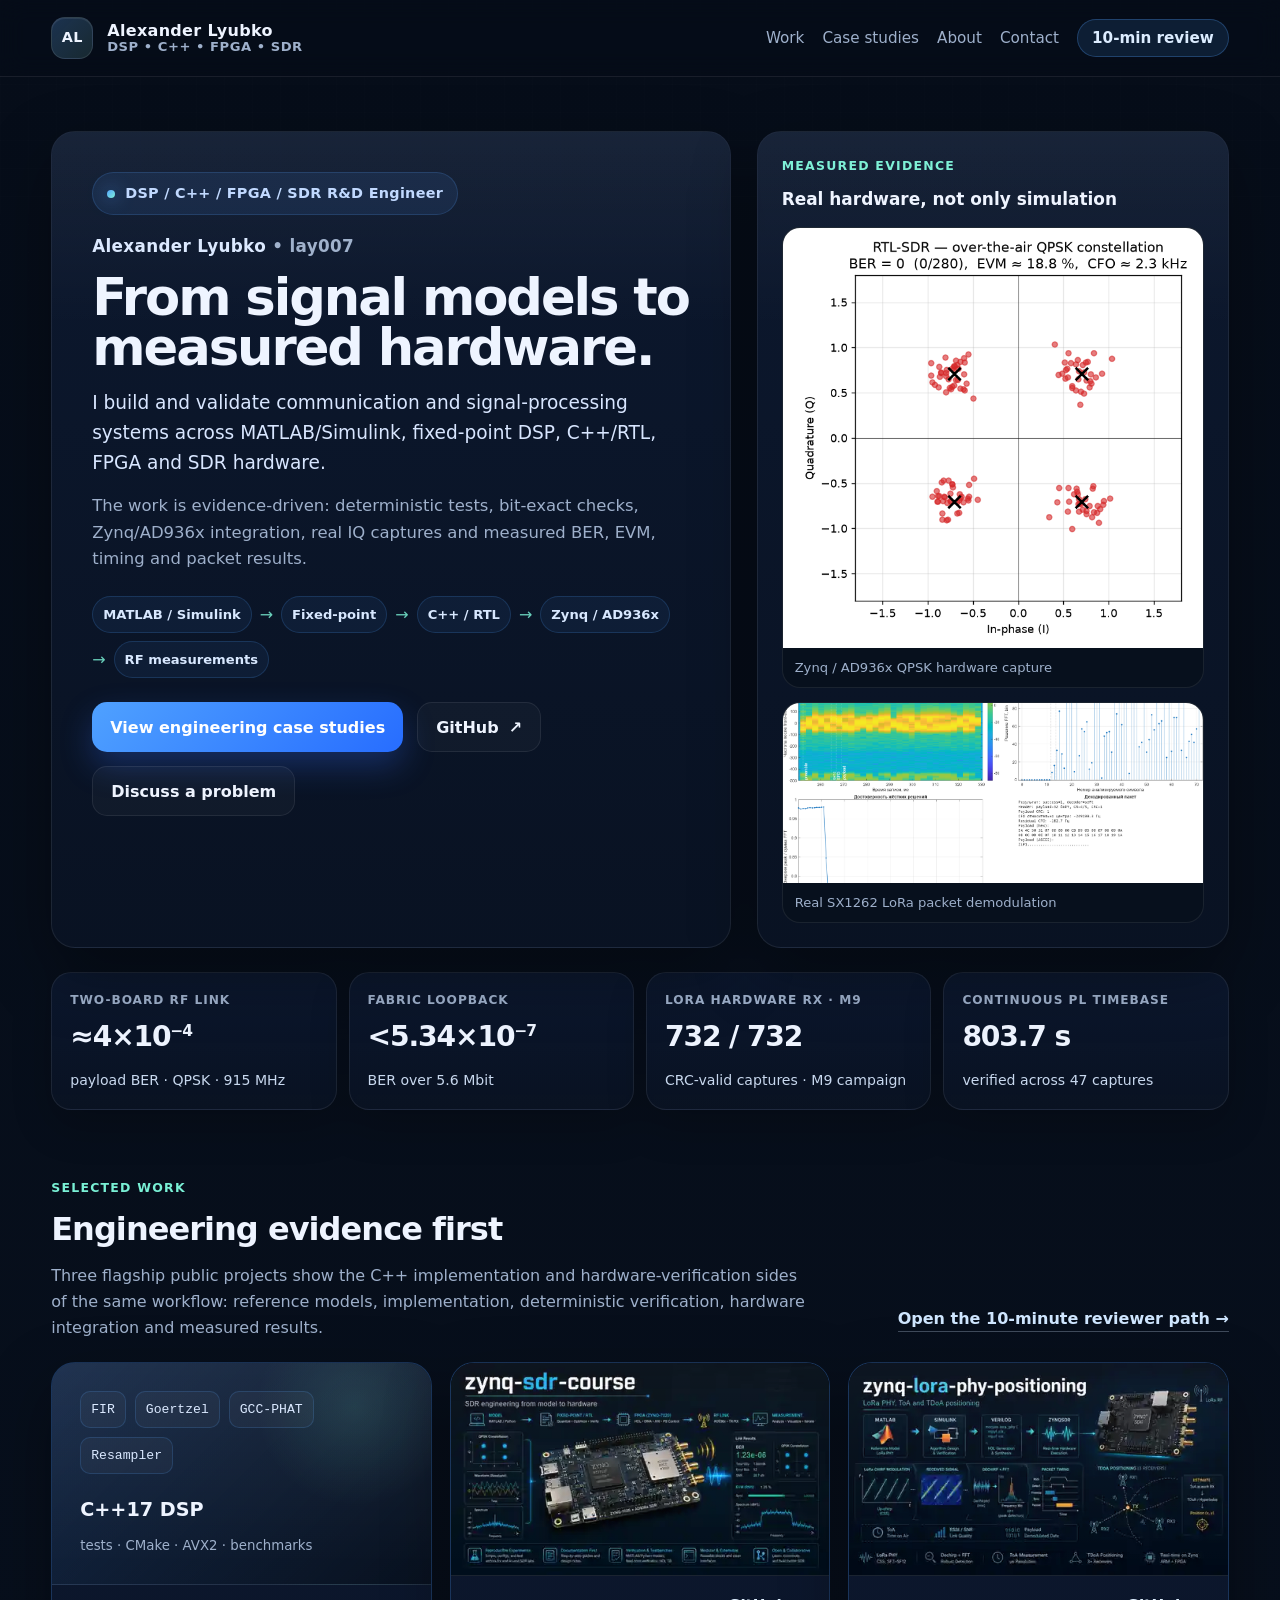
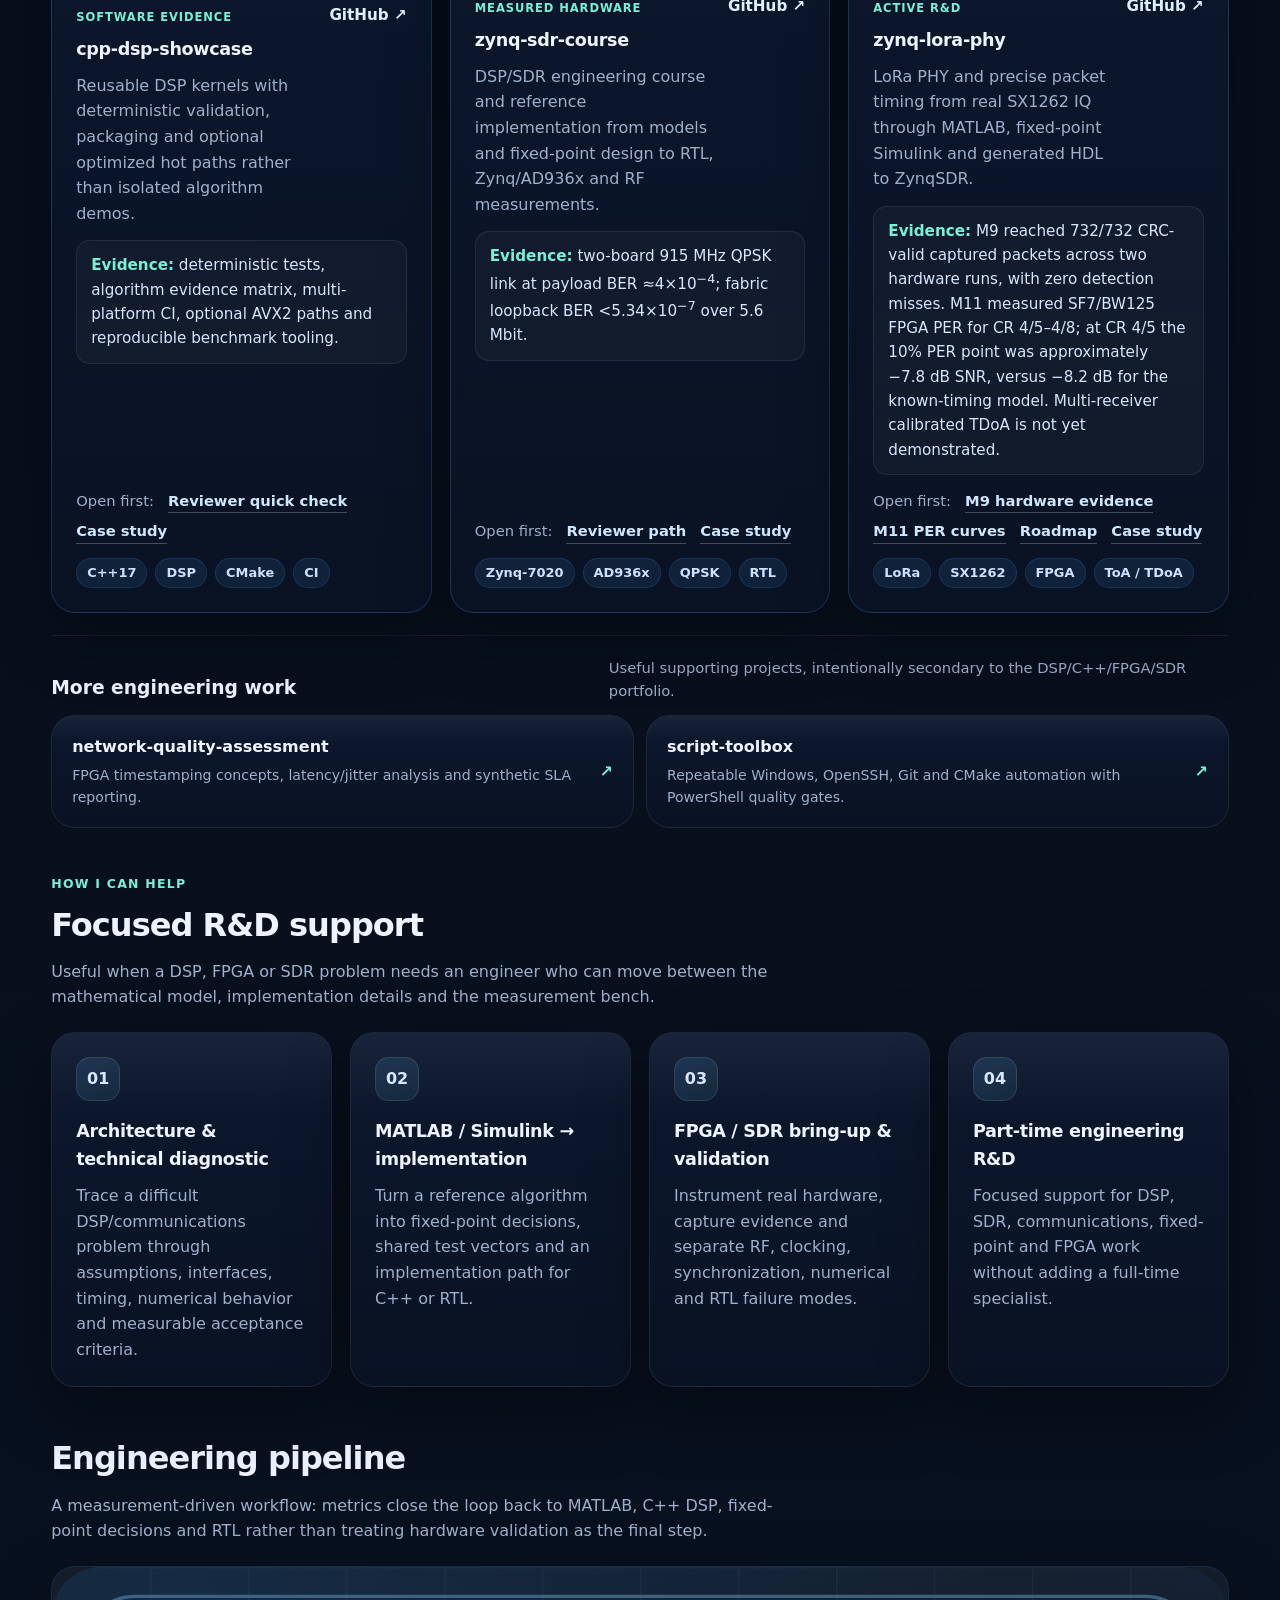
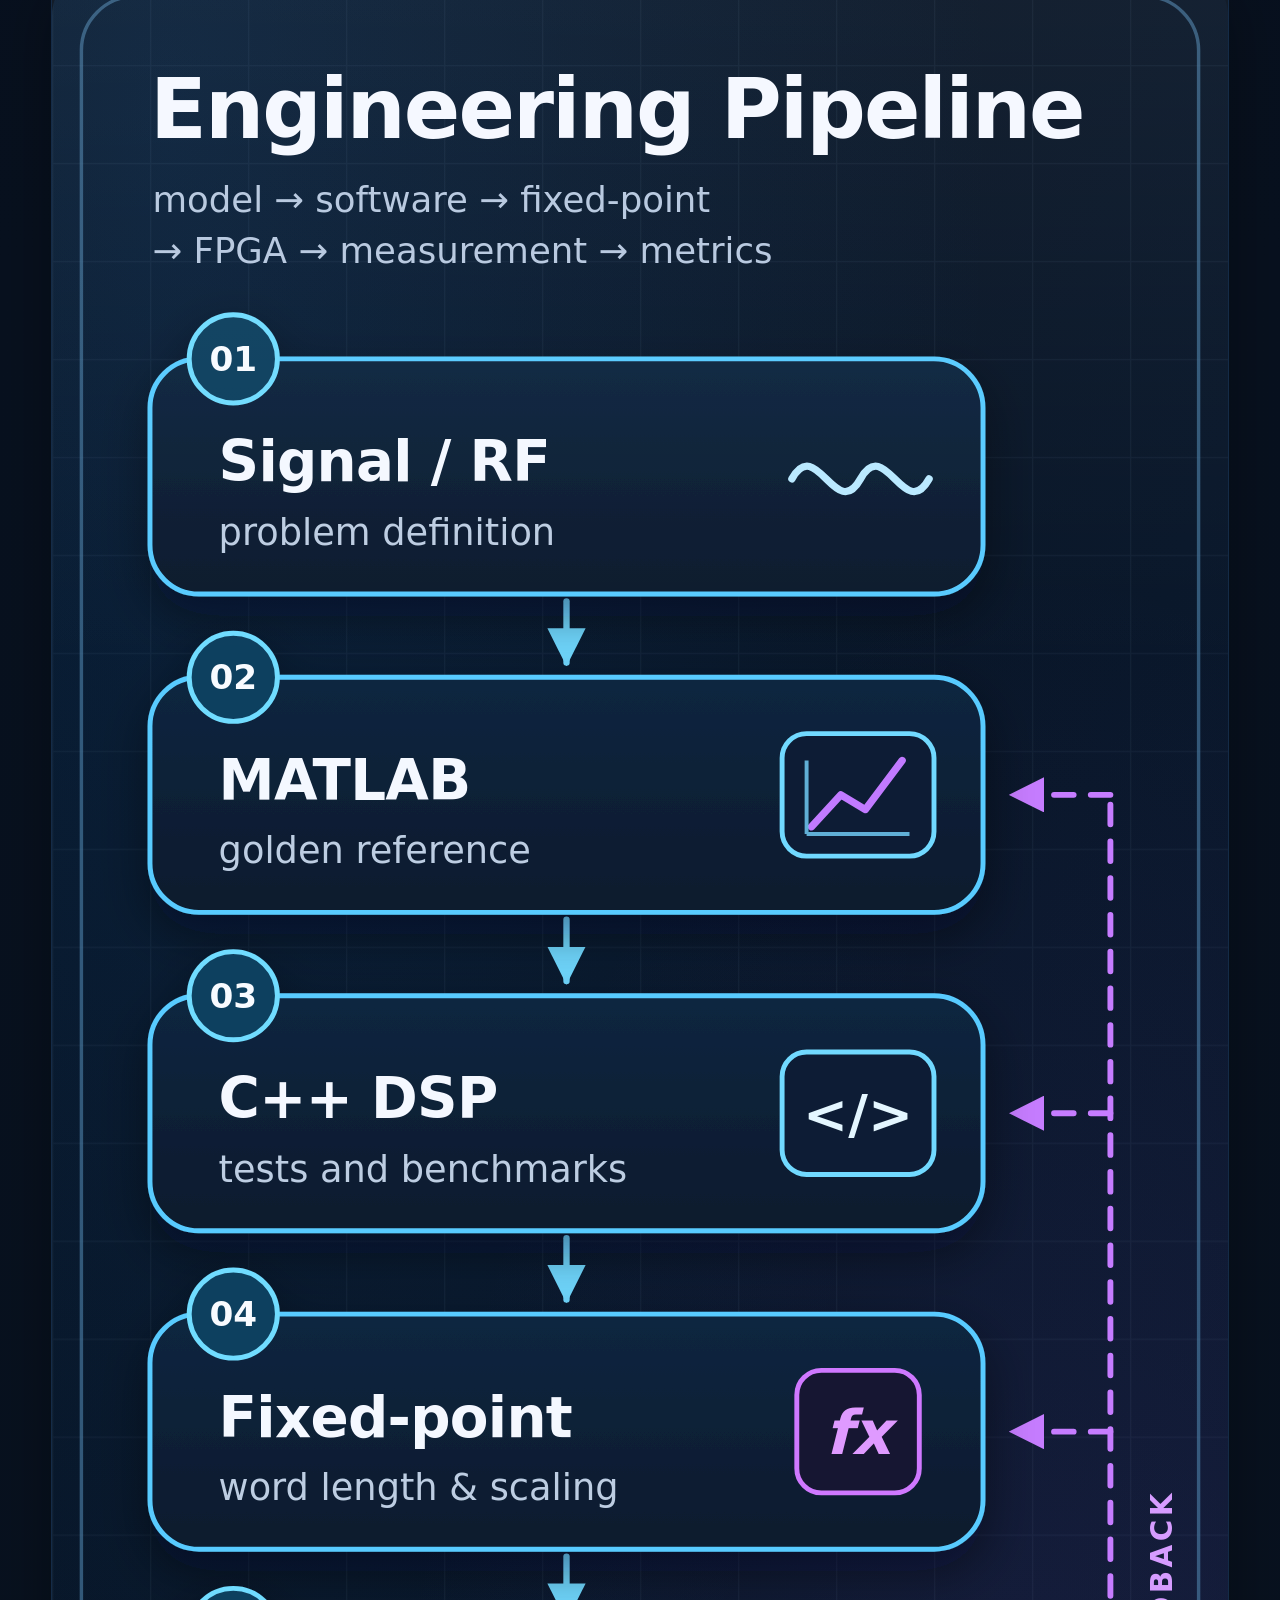
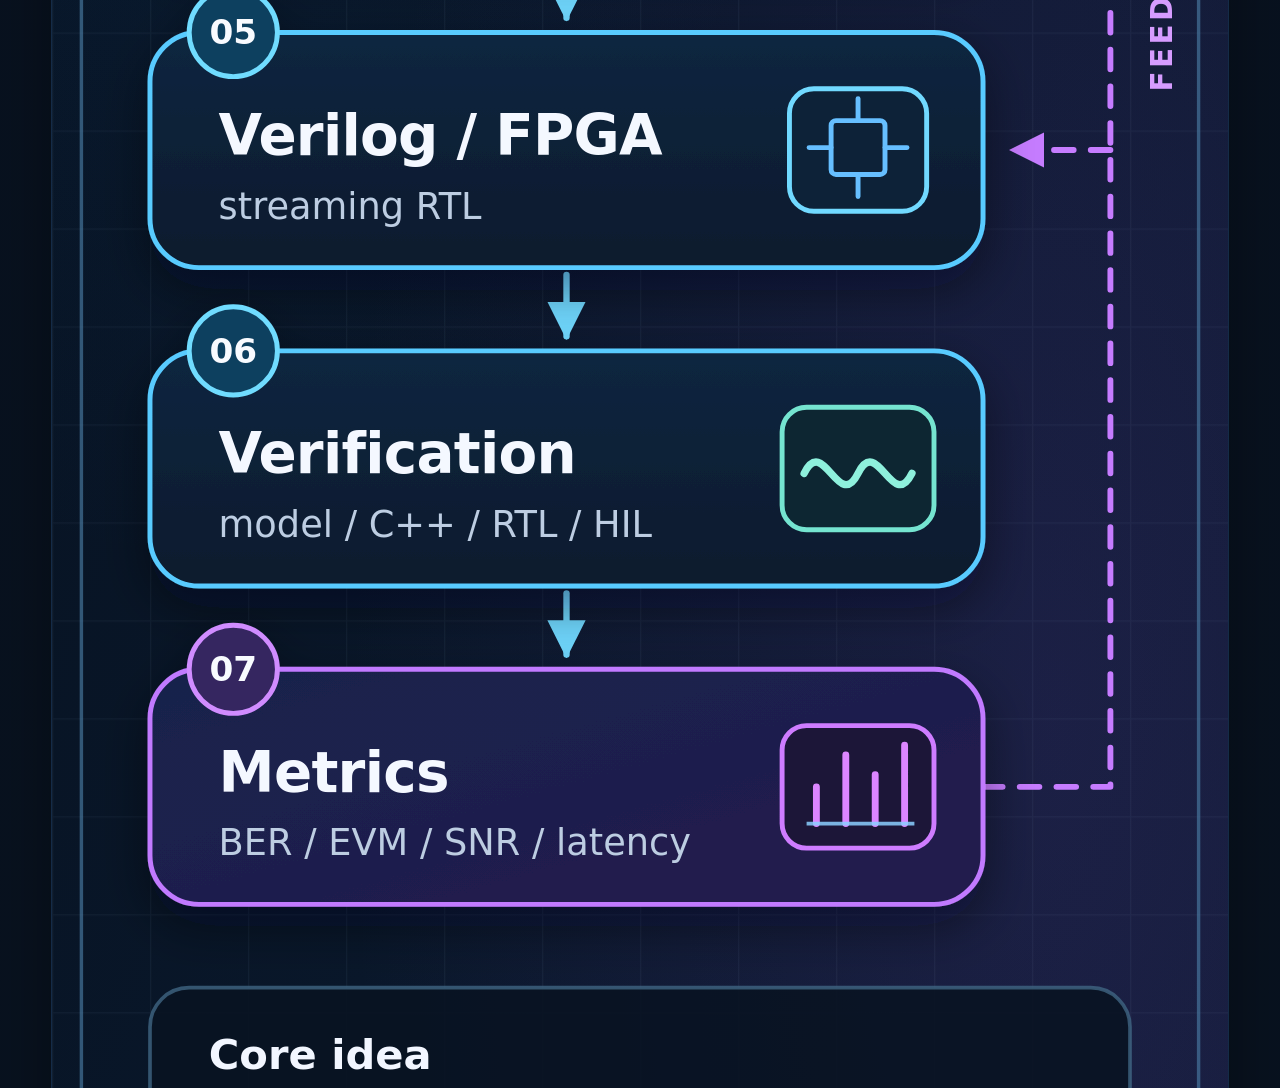
<file: index.html>
<!DOCTYPE html>
<html lang="en">
<head>
  <meta charset="UTF-8" />
  <meta name="viewport" content="width=device-width, initial-scale=1.0" />
  <title>Alexander Lyubko | DSP / C++ / FPGA / SDR Engineer</title>
  <meta
    name="description"
    content="Alexander Lyubko (lay007) — DSP/C++/FPGA/SDR R&D engineer building and validating signal-processing systems from MATLAB/Simulink models to C++/RTL, Zynq/AD936x hardware and measured RF results."
  />
  <meta name="author" content="Alexander Lyubko | lay007" />
  <meta name="robots" content="index, follow" />
  <meta name="theme-color" content="#08111f" />
  <link rel="canonical" href="https://lay007.github.io/" />
  <link rel="icon" href="/favicon.svg" type="image/svg+xml" />
  <link rel="apple-touch-icon" href="/assets/apple-touch-icon.png" />
  <link rel="stylesheet" href="assets/css/site.css" />
  <meta property="og:site_name" content="Alexander Lyubko engineering portfolio" />
  <meta property="og:title" content="Alexander Lyubko | DSP / FPGA / SDR Engineer" />
  <meta
    property="og:description"
    content="DSP, C++, FPGA and SDR engineering from MATLAB/Simulink and fixed-point models to C++/RTL, Zynq/AD936x hardware, RF measurements and reproducible evidence."
  />
  <meta property="og:type" content="website" />
  <meta property="og:locale" content="en_US" />
  <meta property="og:url" content="https://lay007.github.io/" />
  <meta property="og:image" content="https://lay007.github.io/assets/social-preview.png" />
  <meta property="og:image:type" content="image/png" />
  <meta property="og:image:width" content="1200" />
  <meta property="og:image:height" content="630" />
  <meta property="og:image:alt" content="Alexander Lyubko engineering portfolio: DSP, C++, FPGA and SDR projects" />
  <meta name="twitter:card" content="summary_large_image" />
  <meta name="twitter:title" content="Alexander Lyubko | DSP / FPGA / SDR Engineer" />
  <meta
    name="twitter:description"
    content="DSP/C++/FPGA/SDR portfolio: model-to-hardware engineering, C++/RTL implementation, Zynq/AD936x validation and measurement-driven R&D."
  />
  <meta name="twitter:image" content="https://lay007.github.io/assets/social-preview.png" />
  <meta name="twitter:image:alt" content="Alexander Lyubko engineering portfolio: DSP, C++, FPGA and SDR projects" />
  <script type="application/ld+json">
    {
      "@context": "https://schema.org",
      "@type": "Person",
      "name": "Alexander Lyubko",
      "alternateName": "lay007",
      "url": "https://lay007.github.io/",
      "email": "mailto:laymob@gmail.com",
      "jobTitle": "DSP / C++ / FPGA / SDR R&D Engineer",
      "description": "DSP/C++/FPGA/SDR R&D engineer building and validating signal-processing systems from MATLAB/Simulink and fixed-point models to C++/RTL, Zynq/AD936x hardware and measured RF results.",
      "knowsAbout": [
        "Digital signal processing",
        "C++",
        "FPGA design",
        "Software-defined radio",
        "LoRa",
        "Communications systems",
        "Telemetry",
        "Verilog",
        "MATLAB and Simulink"
      ],
      "sameAs": [
        "https://github.com/Lay007",
        "https://ru.linkedin.com/in/alexander-lyubko-dsp",
        "https://t.me/laymob"
      ]
    }
  </script>
</head>
<body>
  <a class="skip-link" href="#main">Skip to content</a>

  <header class="nav-wrap">
    <nav class="container nav" aria-label="Primary">
      <a class="brand" href="#top">
        <span class="brand-mark" aria-hidden="true">AL</span>
        <span class="brand-text">
          <span>Alexander Lyubko</span>
          <span class="muted">DSP • C++ • FPGA • SDR</span>
        </span>
      </a>

      <div class="nav-links">
        <a href="#projects">Work</a>
        <a href="case-studies.html">Case studies</a>
        <a href="#background">About</a>
        <a href="#contact">Contact</a>
        <a class="nav-cta" href="portfolio-review.html">10-min review</a>
      </div>
    </nav>
  </header>

  <main id="main">
    <section class="hero container" id="top">
      <div class="hero-grid">
        <div class="card hero-main">
          <div class="eyebrow">DSP / C++ / FPGA / SDR R&amp;D Engineer</div>
          <p class="hero-name">Alexander Lyubko <span>• lay007</span></p>
          <h1>From signal models to measured hardware.</h1>

          <p class="hero-lead">
            I build and validate communication and signal-processing systems across
            MATLAB/Simulink, fixed-point DSP, C++/RTL, FPGA and SDR hardware.
          </p>

          <p class="hero-summary">
            The work is evidence-driven: deterministic tests, bit-exact checks, Zynq/AD936x integration,
            real IQ captures and measured BER, EVM, timing and packet results.
          </p>

          <div class="signal-chain" aria-label="Engineering workflow">
            <span>MATLAB / Simulink</span><i>→</i>
            <span>Fixed-point</span><i>→</i>
            <span>C++ / RTL</span><i>→</i>
            <span>Zynq / AD936x</span><i>→</i>
            <span>RF measurements</span>
          </div>

          <div class="hero-actions">
            <a class="btn btn-primary" href="case-studies.html">View engineering case studies</a>
            <a class="btn btn-secondary" href="https://github.com/Lay007" target="_blank" rel="noopener noreferrer">GitHub <span aria-hidden="true">↗</span></a>
            <a class="btn btn-secondary" href="mailto:laymob@gmail.com?subject=DSP%20%2F%20FPGA%20engineering%20discussion">Discuss a problem</a>
          </div>
        </div>

        <aside class="card hero-side evidence-side" aria-label="Measured engineering evidence">
          <div class="evidence-side-head">
            <span class="kicker">Measured evidence</span>
            <strong>Real hardware, not only simulation</strong>
          </div>

          <figure class="hero-evidence-figure">
            <img src="assets/evidence/qpsk-hardware-constellation.png"
                 alt="Measured QPSK constellation from Zynq SDR hardware validation"
                 width="960" height="720" />
            <figcaption>Zynq / AD936x QPSK hardware capture</figcaption>
          </figure>

          <figure class="hero-evidence-figure hero-evidence-secondary">
            <img src="assets/evidence/lora-sx1262-demodulation.png"
                 alt="LoRa SX1262 packet demodulation evidence from the positioning project"
                 width="1200" height="800" />
            <figcaption>Real SX1262 LoRa packet demodulation</figcaption>
          </figure>
        </aside>
      </div>
    </section>

    <section class="proof-strip container" aria-label="Selected measured results">
      <a class="proof-card" href="https://github.com/Lay007/zynq-sdr-course" target="_blank" rel="noopener noreferrer">
        <span class="proof-label">Two-board RF link</span>
        <strong class="proof-value">≈4×10<sup>−4</sup></strong>
        <span class="proof-detail">payload BER · QPSK · 915 MHz</span>
      </a>
      <a class="proof-card" href="https://github.com/Lay007/zynq-sdr-course/blob/main/docs/maturity_matrix.md" target="_blank" rel="noopener noreferrer">
        <span class="proof-label">Fabric loopback</span>
        <strong class="proof-value">&lt;5.34×10<sup>−7</sup></strong>
        <span class="proof-detail">BER over 5.6 Mbit</span>
      </a>
      <a class="proof-card" href="https://github.com/Lay007/zynq-lora-phy" target="_blank" rel="noopener noreferrer">
        <span class="proof-label">LoRa hardware RX · M9</span>
        <strong class="proof-value">732 / 732</strong>
        <span class="proof-detail">CRC-valid captures · M9 campaign</span>
      </a>
      <a class="proof-card" href="https://github.com/Lay007/zynq-lora-phy" target="_blank" rel="noopener noreferrer">
        <span class="proof-label">Continuous PL timebase</span>
        <strong class="proof-value">803.7 s</strong>
        <span class="proof-detail">verified across 47 captures</span>
      </a>
    </section>

    <div class="container">
      <section class="section section-first" id="projects">
        <div class="section-head">
          <div>
            <div class="section-kicker">Selected work</div>
            <h2>Engineering evidence first</h2>
            <p>
              Three flagship public projects show the C++ implementation and hardware-verification sides of the same workflow:
              reference models, implementation, deterministic verification, hardware integration and measured results.
            </p>
          </div>
          <a class="text-link section-link" href="portfolio-review.html">Open the 10-minute reviewer path →</a>
        </div>

        <div class="grid-3 flagship-grid">
          <article class="card project-card featured">
            <div class="code-visual" aria-hidden="true">
              <span>FIR</span><span>Goertzel</span><span>GCC-PHAT</span><span>Resampler</span>
              <strong>C++17 DSP</strong>
              <small>tests · CMake · AVX2 · benchmarks</small>
            </div>
            <div class="project-top">
              <div>
                <span class="project-status">Software evidence</span>
                <h3>cpp-dsp-showcase</h3>
                <p>Reusable DSP kernels with deterministic validation, packaging and optional optimized hot paths rather than isolated algorithm demos.</p>
              </div>
              <a class="project-link" href="https://github.com/Lay007/cpp-dsp-showcase" target="_blank" rel="noopener noreferrer">GitHub ↗</a>
            </div>
            <p class="project-evidence">
              <strong>Evidence:</strong> deterministic tests, algorithm evidence matrix, multi-platform CI,
              optional AVX2 paths and reproducible benchmark tooling.
            </p>
            <p class="project-open">
              <span>Open first:</span>
              <a href="https://github.com/Lay007/cpp-dsp-showcase/blob/main/docs/reviewer-quick-check.md" target="_blank" rel="noopener noreferrer">Reviewer quick check</a>
              <a href="case-studies.html#cpp-dsp">Case study</a>
            </p>
            <div class="tags">
              <span class="tag">C++17</span><span class="tag">DSP</span><span class="tag">CMake</span><span class="tag">CI</span>
            </div>
          </article>

          <article class="card project-card featured">
            <a class="project-cover" href="https://github.com/Lay007/zynq-sdr-course" target="_blank" rel="noopener noreferrer" aria-label="Open zynq-sdr-course on GitHub">
              <img src="assets/projects/zynq-sdr-course.webp" alt="zynq-sdr-course model-to-hardware engineering pipeline" loading="lazy" width="480" height="270" />
            </a>
            <div class="project-top">
              <div>
                <span class="project-status">Measured hardware</span>
                <h3>zynq-sdr-course</h3>
                <p>DSP/SDR engineering course and reference implementation from models and fixed-point design to RTL, Zynq/AD936x and RF measurements.</p>
              </div>
              <a class="project-link" href="https://github.com/Lay007/zynq-sdr-course" target="_blank" rel="noopener noreferrer">GitHub ↗</a>
            </div>
            <p class="project-evidence">
              <strong>Evidence:</strong> two-board 915 MHz QPSK link at payload BER ≈4×10<sup>−4</sup>;
              fabric loopback BER &lt;5.34×10<sup>−7</sup> over 5.6 Mbit.
            </p>
            <p class="project-open">
              <span>Open first:</span>
              <a href="https://github.com/Lay007/zynq-sdr-course/blob/main/docs/reviewer-path.md" target="_blank" rel="noopener noreferrer">Reviewer path</a>
              <a href="case-studies.html#qpsk-zynq">Case study</a>
            </p>
            <div class="tags">
              <span class="tag">Zynq-7020</span><span class="tag">AD936x</span><span class="tag">QPSK</span><span class="tag">RTL</span>
            </div>
          </article>

          <article class="card project-card featured">
            <a class="project-cover" href="https://github.com/Lay007/zynq-lora-phy" target="_blank" rel="noopener noreferrer" aria-label="Open zynq-lora-phy on GitHub">
              <img src="assets/projects/zynq-lora-phy-positioning.webp" alt="LoRa PHY and positioning implementation pipeline" loading="lazy" width="480" height="270" />
            </a>
            <div class="project-top">
              <div>
                <span class="project-status">Active R&amp;D</span>
                <h3>zynq-lora-phy</h3>
                <p>LoRa PHY and precise packet timing from real SX1262 IQ through MATLAB, fixed-point Simulink and generated HDL to ZynqSDR.</p>
              </div>
              <a class="project-link" href="https://github.com/Lay007/zynq-lora-phy" target="_blank" rel="noopener noreferrer">GitHub ↗</a>
            </div>
            <p class="project-evidence">
              <strong>Evidence:</strong> M9 reached 732/732 CRC-valid captured packets across two hardware runs, with zero detection misses. M11 measured SF7/BW125 FPGA PER for CR 4/5–4/8; at CR 4/5 the 10% PER point was approximately −7.8 dB SNR, versus −8.2 dB for the known-timing model. Multi-receiver calibrated TDoA is not yet demonstrated.
            </p>
            <p class="project-open">
              <span>Open first:</span>
              <a href="https://github.com/Lay007/zynq-lora-phy/blob/main/docs/clg400-joint-grid-experiment.md" target="_blank" rel="noopener noreferrer">M9 hardware evidence</a>
              <a href="https://github.com/Lay007/zynq-lora-phy/blob/main/docs/per-curves-experiment.md" target="_blank" rel="noopener noreferrer">M11 PER curves</a>
              <a href="https://github.com/Lay007/zynq-lora-phy/blob/main/docs/roadmap.md" target="_blank" rel="noopener noreferrer">Roadmap</a>
              <a href="case-studies.html#lora-toa">Case study</a>
            </p>
            <div class="tags">
              <span class="tag">LoRa</span><span class="tag">SX1262</span><span class="tag">FPGA</span><span class="tag">ToA / TDoA</span>
            </div>
          </article>

        </div>

        <div class="more-work">
          <div class="more-work-head">
            <h3>More engineering work</h3>
            <p>Useful supporting projects, intentionally secondary to the DSP/C++/FPGA/SDR portfolio.</p>
          </div>
          <div class="more-work-grid">
            <a class="card compact-project" href="https://github.com/Lay007/network-quality-assessment" target="_blank" rel="noopener noreferrer">
              <div><strong>network-quality-assessment</strong><span>FPGA timestamping concepts, latency/jitter analysis and synthetic SLA reporting.</span></div><b aria-hidden="true">↗</b>
            </a>
            <a class="card compact-project" href="https://github.com/Lay007/script-toolbox" target="_blank" rel="noopener noreferrer">
              <div><strong>script-toolbox</strong><span>Repeatable Windows, OpenSSH, Git and CMake automation with PowerShell quality gates.</span></div><b aria-hidden="true">↗</b>
            </a>
          </div>
        </div>
      </section>

      <section class="section" id="services">
        <div class="section-head">
          <div>
            <div class="section-kicker">How I can help</div>
            <h2>Focused R&amp;D support</h2>
            <p>
              Useful when a DSP, FPGA or SDR problem needs an engineer who can move between the mathematical model,
              implementation details and the measurement bench.
            </p>
          </div>
        </div>

        <div class="grid-4">
          <article class="card info-card">
            <div class="icon-box" aria-hidden="true">01</div>
            <h3>Architecture &amp; technical diagnostic</h3>
            <p>Trace a difficult DSP/communications problem through assumptions, interfaces, timing, numerical behavior and measurable acceptance criteria.</p>
          </article>
          <article class="card info-card">
            <div class="icon-box" aria-hidden="true">02</div>
            <h3>MATLAB / Simulink → implementation</h3>
            <p>Turn a reference algorithm into fixed-point decisions, shared test vectors and an implementation path for C++ or RTL.</p>
          </article>
          <article class="card info-card">
            <div class="icon-box" aria-hidden="true">03</div>
            <h3>FPGA / SDR bring-up &amp; validation</h3>
            <p>Instrument real hardware, capture evidence and separate RF, clocking, synchronization, numerical and RTL failure modes.</p>
          </article>
          <article class="card info-card">
            <div class="icon-box" aria-hidden="true">04</div>
            <h3>Part-time engineering R&amp;D</h3>
            <p>Focused support for DSP, SDR, communications, fixed-point and FPGA work without adding a full-time specialist.</p>
          </article>
        </div>
      </section>

      <section class="section" id="pipeline">
        <div class="section-head">
          <div>
            <h2>Engineering pipeline</h2>
            <p>
              A measurement-driven workflow: metrics close the loop back to MATLAB, C++ DSP,
              fixed-point decisions and RTL rather than treating hardware validation as the final step.
            </p>
          </div>
        </div>
        <a class="card pipeline-card" href="assets/engineering_pipeline.svg" target="_blank" rel="noopener noreferrer" aria-label="Open the engineering pipeline diagram at full size">
          <picture>
            <source media="(max-width: 720px)" srcset="assets/engineering_pipeline_mobile.svg" width="480" height="1202" />
            <img src="assets/engineering_pipeline.svg" alt="Engineering pipeline from Signal and RF through MATLAB, C++ DSP, fixed-point and FPGA verification to BER, EVM, SNR and latency metrics, with feedback to the implementation stages" width="1600" height="800" />
          </picture>
        </a>
      </section>

      <section class="section" id="expertise">
        <div class="section-head">
          <div>
            <h2>Core expertise</h2>
            <p>
              The strongest part of my profile is the ability to connect mathematical models,
              hardware constraints and implementation details into one coherent engineering workflow.
            </p>
          </div>
        </div>

        <div class="grid-4">
          <article class="card info-card">
            <div class="icon-box" aria-hidden="true">01</div>
            <h3>C++ DSP &amp; numerical software</h3>
            <p>Testable FIR, Goertzel, resampling and correlation kernels; CMake packages, deterministic checks and reproducible benchmarks.</p>
          </article>

          <article class="card info-card">
            <div class="icon-box" aria-hidden="true">02</div>
            <h3>Digital signal processing</h3>
            <p>Fixed-point analysis, synchronization, transforms, modulation/demodulation and reproducible signal-processing models.</p>
          </article>

          <article class="card info-card">
            <div class="icon-box" aria-hidden="true">03</div>
            <h3>FPGA &amp; SDR implementation</h3>
            <p>RTL verification, hardware integration, timing, telemetry data paths, RF capture and measurement-driven debugging.</p>
          </article>

          <article class="card info-card">
            <div class="icon-box" aria-hidden="true">04</div>
            <h3>Circuit design &amp; secure engineering</h3>
            <p>Applied electronics background combined with information security awareness for real devices, infrastructure and specialized development.</p>
          </article>
        </div>
      </section>

      <section class="section" id="background">
        <div class="section-head">
          <div>
            <div class="section-kicker">About</div>
            <h2>Engineering background</h2>
            <p>
              Applied engineering work backed by research, teaching, technical writing and invention activity — useful context, but secondary to measured implementation evidence.
            </p>
          </div>
        </div>

        <div class="timeline">
          <article class="card timeline-card">
            <div class="timeline-label">Academic base</div>
            <div>
              <h3>Research degree in engineering</h3>
              <p>
                Candidate of Technical Sciences, with an analytical research foundation supporting applied work in signal processing, communications and FPGA-oriented development.
              </p>
            </div>
          </article>

          <article class="card timeline-card">
            <div class="timeline-label">Teaching</div>
            <div>
              <h3>10+ years in higher education</h3>
              <p>
                Long-term teaching practice helps translate difficult technical material into structured,
                understandable engineering knowledge and practical workflows.
              </p>
            </div>
          </article>

          <article class="card timeline-card">
            <div class="timeline-label">Publications</div>
            <div>
              <h3>Textbooks, papers, inventions and patents</h3>
              <p>
                Experience in technical writing and invention activity complements implementation work
                with discipline, clarity and a stronger systems perspective.
              </p>
            </div>
          </article>
        </div>
      </section>

      <section class="section" id="toolchain">
        <div class="section-head">
          <div>
            <h2>Toolchain &amp; platforms</h2>
            <p>
              Typical working stack across modeling, implementation and supporting engineering software.
            </p>
          </div>
        </div>

        <div class="card info-card">
          <div class="stack-wrap">
            <span class="stack-item">C++</span>
            <span class="stack-item">Verilog</span>
            <span class="stack-item">MATLAB</span>
            <span class="stack-item">Simulink</span>
            <span class="stack-item">CMake</span>
            <span class="stack-item">Qt</span>
            <span class="stack-item">Xilinx</span>
            <span class="stack-item">Intel FPGA</span>
            <span class="stack-item">Microchip</span>
            <span class="stack-item">DSP</span>
            <span class="stack-item">Telemetry</span>
            <span class="stack-item">Communications</span>
            <span class="stack-item">Circuit Design</span>
            <span class="stack-item">InfoSec</span>
          </div>
        </div>
      </section>

      <section class="section" id="contact">
        <div class="section-head">
          <div>
            <h2>Contact</h2>
            <p>
              Open to focused consulting, part-time R&amp;D support and project work in DSP, C++ engineering software,
              FPGA/SDR systems and communications.
            </p>
          </div>
        </div>

        <div class="contact-grid">
          <article class="card contact-card">
            <h3>How I can be useful</h3>
            <p>
              <strong>Technical diagnostics, model audits, algorithm-to-implementation work,
              architecture reviews, engineering tooling and specialized R&amp;D support.</strong>
            </p>
            <ul class="list">
              <li>DSP and communication chain design</li>
              <li>C++ DSP implementation, verification and performance analysis</li>
              <li>FPGA-oriented development and modeling workflows</li>
              <li>Signal acquisition, processing and validation tooling</li>
              <li>Model-to-hardware integration and reproducible measurement reports</li>
            </ul>
          </article>

          <aside class="card contact-card" aria-label="Contact links">
            <h3>Links</h3>
            <div class="contact-links">
              <a class="contact-link" href="mailto:laymob@gmail.com">
                <span>
                  <strong>Email</strong>
                  <small>laymob@gmail.com</small>
                </span>
                <span aria-hidden="true">↗</span>
              </a>

              <a class="contact-link" href="https://ru.linkedin.com/in/alexander-lyubko-dsp" target="_blank" rel="noopener noreferrer">
                <span>
                  <strong>LinkedIn</strong>
                  <small>Professional profile</small>
                </span>
                <span aria-hidden="true">↗</span>
              </a>

              <a class="contact-link" href="https://github.com/Lay007" target="_blank" rel="noopener noreferrer">
                <span>
                  <strong>GitHub</strong>
                  <small>github.com/Lay007</small>
                </span>
                <span aria-hidden="true">↗</span>
              </a>

              <a class="contact-link" href="https://t.me/laymob" target="_blank" rel="noopener noreferrer">
                <span>
                  <strong>Telegram</strong>
                  <small>@laymob</small>
                </span>
                <span aria-hidden="true">↗</span>
              </a>
            </div>
          </aside>
        </div>
      </section>
</div>
  </main>

  <footer class="footer container">
    <p>
      © <span id="year">2026</span> Alexander Lyubko ·
      <a href="portfolio-review.html">10-minute review</a> ·
      <a href="https://github.com/Lay007/lay007.github.io" target="_blank" rel="noopener noreferrer">Site source</a>
    </p>
  </footer>

  <script>
    document.getElementById("year").textContent = new Date().getFullYear();
  </script>
</body>
</html>
</file>
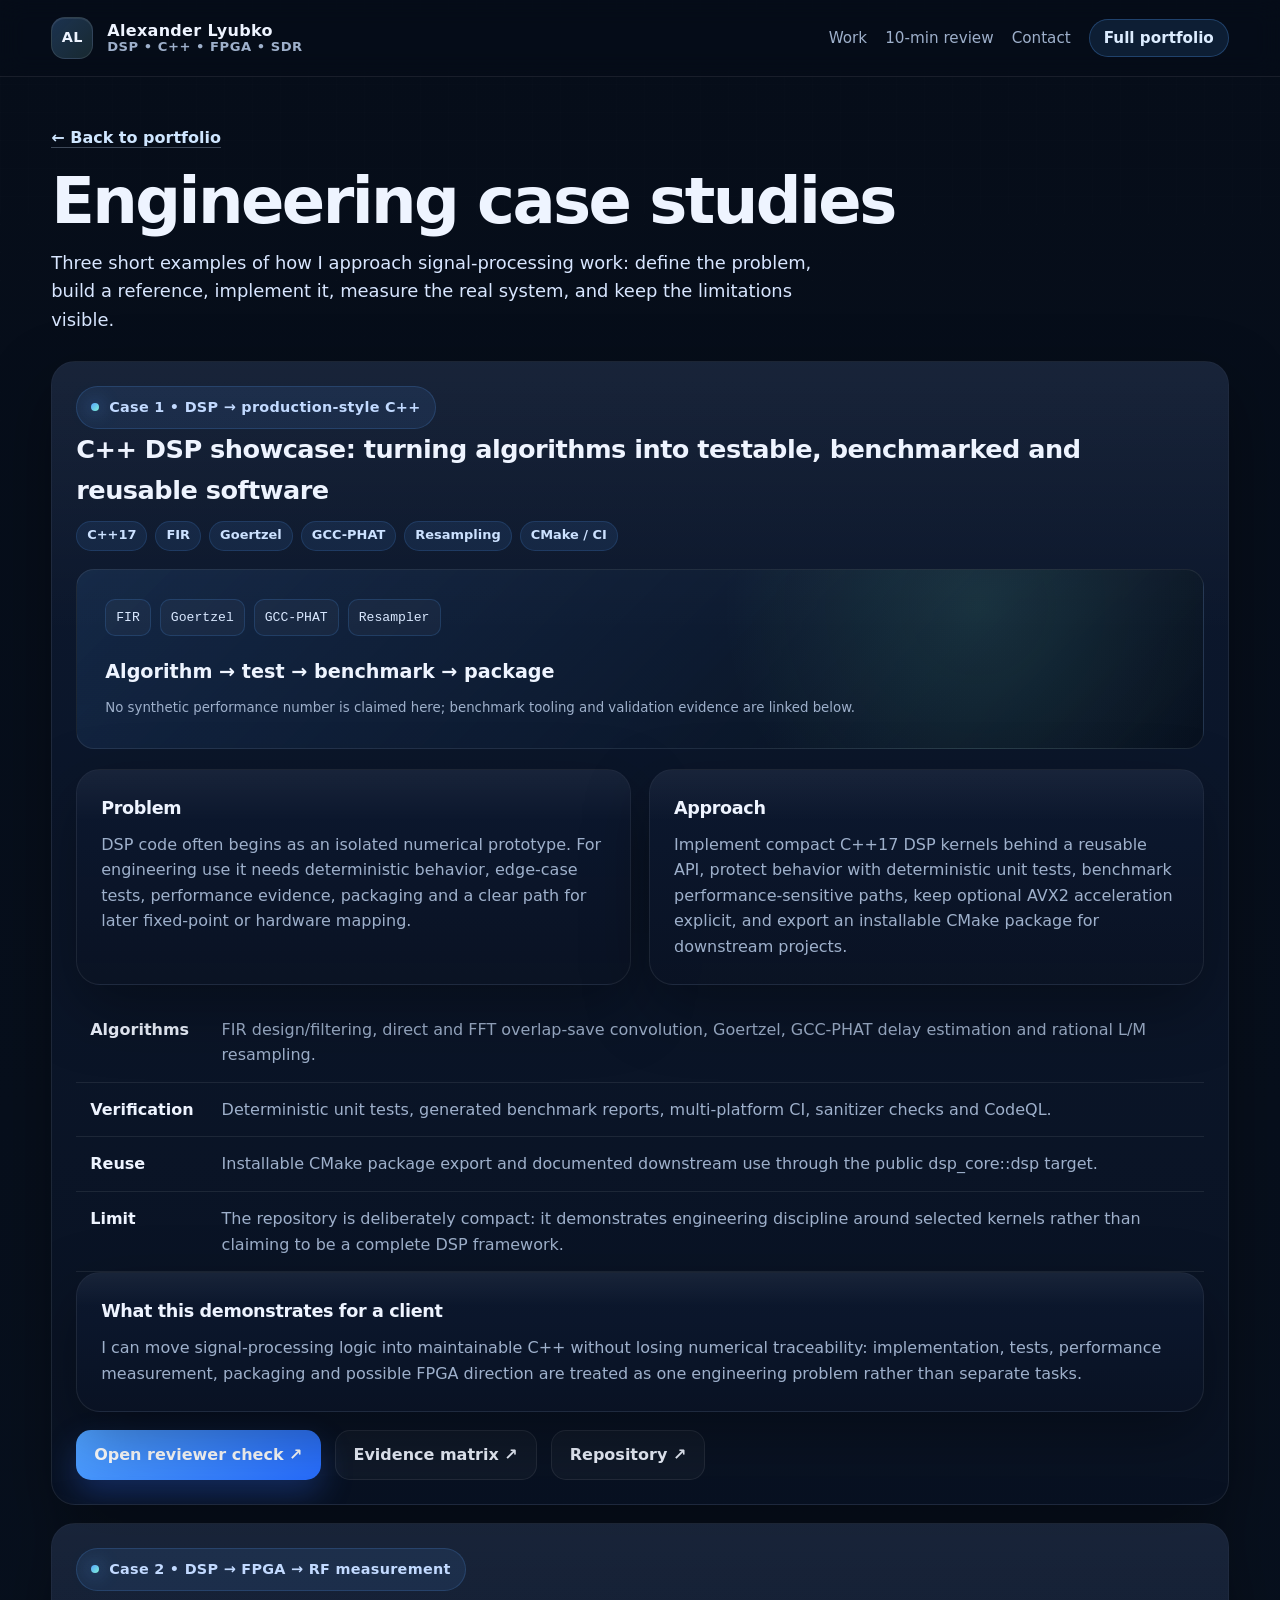
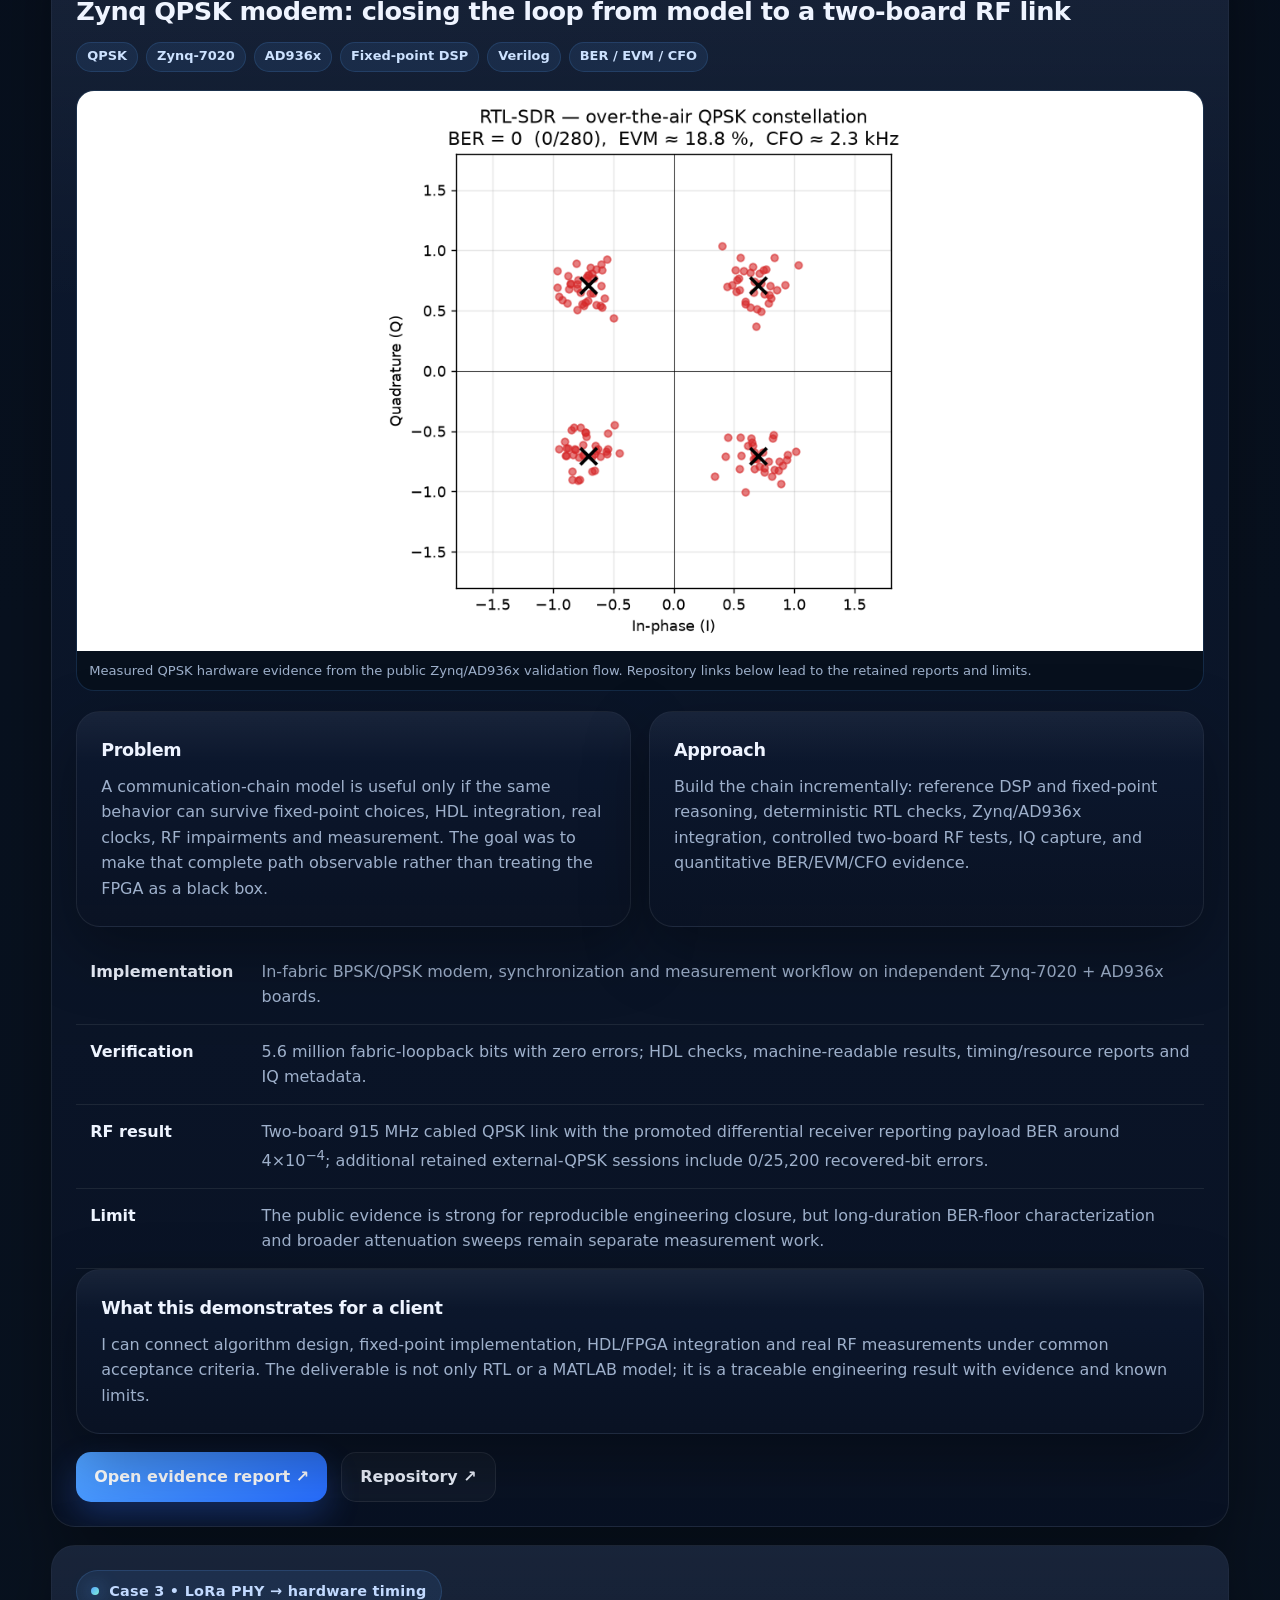
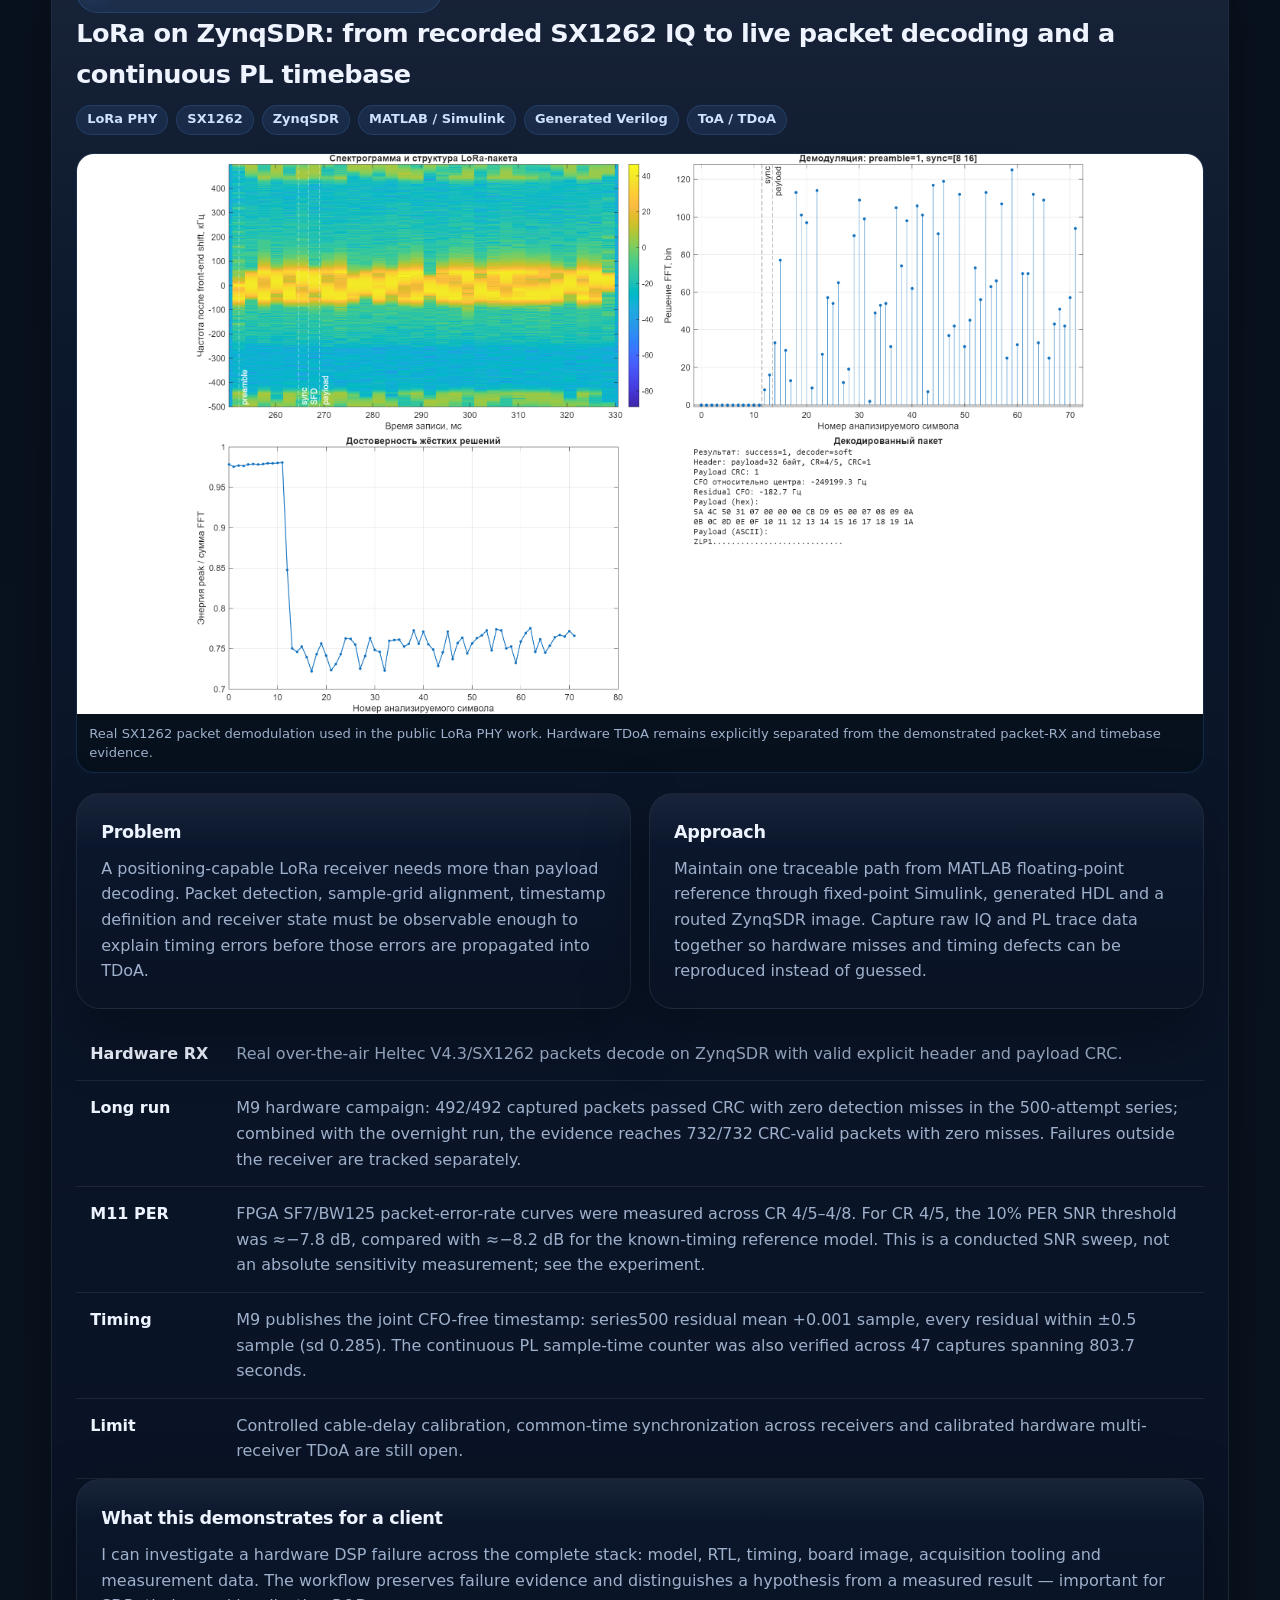
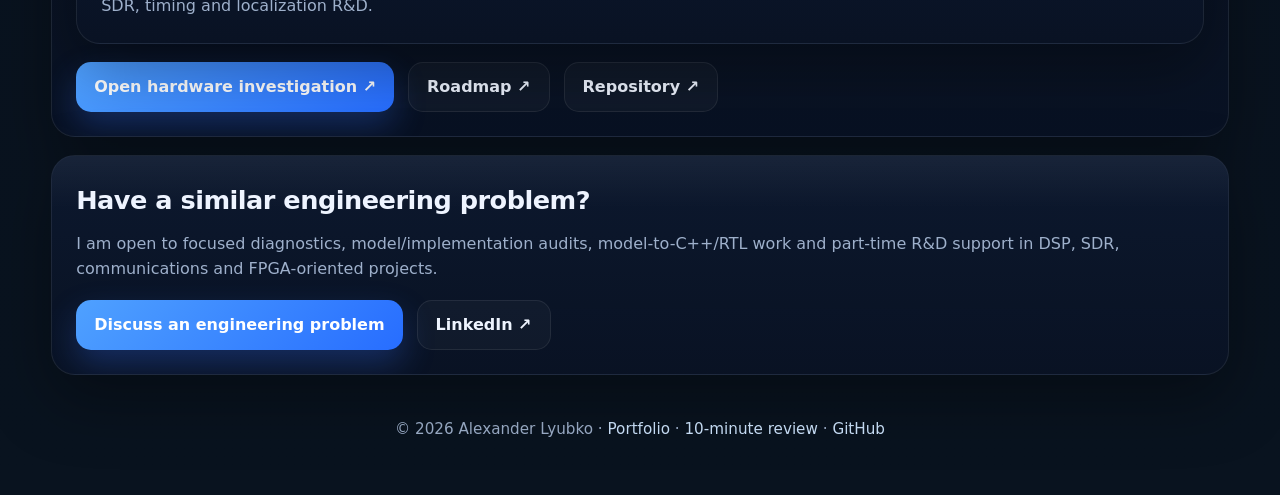
<file: case-studies.html>
<!DOCTYPE html>
<html lang="en">
<head>
  <meta charset="UTF-8" />
  <meta name="viewport" content="width=device-width, initial-scale=1.0" />
  <title>Engineering case studies | Alexander Lyubko</title>
  <meta name="description" content="Three engineering case studies: C++ DSP with deterministic verification, Zynq QPSK SDR, and LoRa PHY/timing on ZynqSDR." />
  <meta name="author" content="Alexander Lyubko | lay007" />
  <meta name="robots" content="index, follow" />
  <meta name="theme-color" content="#08111f" />
  <link rel="canonical" href="https://lay007.github.io/case-studies.html" />
  <link rel="icon" href="/favicon.svg" type="image/svg+xml" />
  <link rel="apple-touch-icon" href="/assets/apple-touch-icon.png" />
  <link rel="stylesheet" href="assets/css/site.css" />
  <meta property="og:site_name" content="Alexander Lyubko engineering portfolio" />
  <meta property="og:title" content="Engineering case studies | Alexander Lyubko" />
  <meta property="og:description" content="C++ DSP, QPSK on ZynqSDR, and LoRa PHY with packet timing — each presented as problem, implementation, measurement, result and engineering value." />
  <meta property="og:type" content="website" />
  <meta property="og:locale" content="en_US" />
  <meta property="og:url" content="https://lay007.github.io/case-studies.html" />
  <meta property="og:image" content="https://lay007.github.io/assets/social-preview.png" />
  <meta property="og:image:type" content="image/png" />
  <meta property="og:image:width" content="1200" />
  <meta property="og:image:height" content="630" />
  <meta property="og:image:alt" content="Alexander Lyubko engineering portfolio: DSP, C++, FPGA and SDR projects" />
  <meta name="twitter:card" content="summary_large_image" />
  <meta name="twitter:title" content="Engineering case studies | Alexander Lyubko" />
  <meta name="twitter:description" content="Three evidence-backed DSP/FPGA/C++ engineering case studies." />
  <meta name="twitter:image" content="https://lay007.github.io/assets/social-preview.png" />
</head>
<body>
  <a class="skip-link" href="#main">Skip to content</a>

  <header class="nav-wrap">
    <nav class="container nav" aria-label="Primary">
      <a class="brand" href="index.html">
        <span class="brand-mark" aria-hidden="true">AL</span>
        <span class="brand-text">
          <span>Alexander Lyubko</span>
          <span class="muted">DSP • C++ • FPGA • SDR</span>
        </span>
      </a>

      <div class="nav-links">
        <a href="index.html#projects">Work</a>
        <a href="portfolio-review.html">10-min review</a>
        <a href="#contact">Contact</a>
        <a class="nav-cta" href="index.html">Full portfolio</a>
      </div>
    </nav>
  </header>

  <main id="main" class="container">
    <section class="page-hero">
      <a class="text-link" href="index.html">← Back to portfolio</a>
      <h1>Engineering case studies</h1>
      <p class="lead">
        Three short examples of how I approach signal-processing work: define the problem,
        build a reference, implement it, measure the real system, and keep the limitations visible.
      </p>
    </section>

    <section class="card review-card" id="cpp-dsp">
      <div class="eyebrow">Case 1 • DSP → production-style C++</div>
      <h2>C++ DSP showcase: turning algorithms into testable, benchmarked and reusable software</h2>
      <div class="tags">
        <span class="tag">C++17</span>
        <span class="tag">FIR</span>
        <span class="tag">Goertzel</span>
        <span class="tag">GCC-PHAT</span>
        <span class="tag">Resampling</span>
        <span class="tag">CMake / CI</span>
      </div>
      <div class="code-visual case-code-visual" role="img" aria-label="C++ DSP evidence covers FIR, Goertzel, GCC-PHAT and rational resampling with tests, CMake packaging and benchmark tooling">
        <span>FIR</span><span>Goertzel</span><span>GCC-PHAT</span><span>Resampler</span>
        <strong>Algorithm → test → benchmark → package</strong>
        <small>No synthetic performance number is claimed here; benchmark tooling and validation evidence are linked below.</small>
      </div>

      <div class="grid-2">
        <article class="card info-card">
          <h3>Problem</h3>
          <p>
            DSP code often begins as an isolated numerical prototype. For engineering use it needs deterministic
            behavior, edge-case tests, performance evidence, packaging and a clear path for later fixed-point or
            hardware mapping.
          </p>
        </article>
        <article class="card info-card">
          <h3>Approach</h3>
          <p>
            Implement compact C++17 DSP kernels behind a reusable API, protect behavior with deterministic unit
            tests, benchmark performance-sensitive paths, keep optional AVX2 acceleration explicit, and export an
            installable CMake package for downstream projects.
          </p>
        </article>
      </div>

      <div class="table-wrap">
        <table class="steps">
          <tbody>
            <tr>
              <td class="step-num" data-label="Stage">Algorithms</td>
              <td data-label="Evidence">FIR design/filtering, direct and FFT overlap-save convolution, Goertzel, GCC-PHAT delay estimation and rational L/M resampling.</td>
            </tr>
            <tr>
              <td class="step-num" data-label="Stage">Verification</td>
              <td data-label="Evidence">Deterministic unit tests, generated benchmark reports, multi-platform CI, sanitizer checks and CodeQL.</td>
            </tr>
            <tr>
              <td class="step-num" data-label="Stage">Reuse</td>
              <td data-label="Evidence">Installable CMake package export and documented downstream use through the public dsp_core::dsp target.</td>
            </tr>
            <tr>
              <td class="step-num" data-label="Stage">Limit</td>
              <td data-label="Evidence">The repository is deliberately compact: it demonstrates engineering discipline around selected kernels rather than claiming to be a complete DSP framework.</td>
            </tr>
          </tbody>
        </table>
      </div>

      <article class="card info-card">
        <h3>What this demonstrates for a client</h3>
        <p>
          I can move signal-processing logic into maintainable C++ without losing numerical traceability:
          implementation, tests, performance measurement, packaging and possible FPGA direction are treated as one
          engineering problem rather than separate tasks.
        </p>
      </article>

      <div class="hero-actions">
        <a class="btn btn-primary" href="https://github.com/Lay007/cpp-dsp-showcase/blob/main/docs/reviewer-quick-check.md" target="_blank" rel="noopener noreferrer">Open reviewer check ↗</a>
        <a class="btn btn-secondary" href="https://github.com/Lay007/cpp-dsp-showcase/blob/main/docs/algorithm-evidence-matrix.md" target="_blank" rel="noopener noreferrer">Evidence matrix ↗</a>
        <a class="btn btn-secondary" href="https://github.com/Lay007/cpp-dsp-showcase" target="_blank" rel="noopener noreferrer">Repository ↗</a>
      </div>
    </section>

    <section class="card review-card" id="qpsk-zynq">
      <div class="eyebrow">Case 2 • DSP → FPGA → RF measurement</div>
      <h2>Zynq QPSK modem: closing the loop from model to a two-board RF link</h2>
      <div class="tags">
        <span class="tag">QPSK</span>
        <span class="tag">Zynq-7020</span>
        <span class="tag">AD936x</span>
        <span class="tag">Fixed-point DSP</span>
        <span class="tag">Verilog</span>
        <span class="tag">BER / EVM / CFO</span>
      </div>
      <figure class="case-figure">
        <img src="assets/evidence/qpsk-hardware-constellation.png"
             alt="Measured QPSK constellation from the public Zynq SDR hardware evidence"
             loading="lazy" width="960" height="720" />
        <figcaption>Measured QPSK hardware evidence from the public Zynq/AD936x validation flow. Repository links below lead to the retained reports and limits.</figcaption>
      </figure>

      <div class="grid-2">
        <article class="card info-card">
          <h3>Problem</h3>
          <p>
            A communication-chain model is useful only if the same behavior can survive fixed-point choices,
            HDL integration, real clocks, RF impairments and measurement. The goal was to make that complete
            path observable rather than treating the FPGA as a black box.
          </p>
        </article>
        <article class="card info-card">
          <h3>Approach</h3>
          <p>
            Build the chain incrementally: reference DSP and fixed-point reasoning, deterministic RTL checks,
            Zynq/AD936x integration, controlled two-board RF tests, IQ capture, and quantitative BER/EVM/CFO evidence.
          </p>
        </article>
      </div>

      <div class="table-wrap">
        <table class="steps">
          <tbody>
            <tr>
              <td class="step-num" data-label="Stage">Implementation</td>
              <td data-label="Evidence">In-fabric BPSK/QPSK modem, synchronization and measurement workflow on independent Zynq-7020 + AD936x boards.</td>
            </tr>
            <tr>
              <td class="step-num" data-label="Stage">Verification</td>
              <td data-label="Evidence">5.6 million fabric-loopback bits with zero errors; HDL checks, machine-readable results, timing/resource reports and IQ metadata.</td>
            </tr>
            <tr>
              <td class="step-num" data-label="Stage">RF result</td>
              <td data-label="Evidence">Two-board 915 MHz cabled QPSK link with the promoted differential receiver reporting payload BER around 4×10<sup>−4</sup>; additional retained external-QPSK sessions include 0/25,200 recovered-bit errors.</td>
            </tr>
            <tr>
              <td class="step-num" data-label="Stage">Limit</td>
              <td data-label="Evidence">The public evidence is strong for reproducible engineering closure, but long-duration BER-floor characterization and broader attenuation sweeps remain separate measurement work.</td>
            </tr>
          </tbody>
        </table>
      </div>

      <article class="card info-card">
        <h3>What this demonstrates for a client</h3>
        <p>
          I can connect algorithm design, fixed-point implementation, HDL/FPGA integration and real RF measurements
          under common acceptance criteria. The deliverable is not only RTL or a MATLAB model; it is a traceable
          engineering result with evidence and known limits.
        </p>
      </article>

      <div class="hero-actions">
        <a class="btn btn-primary" href="https://github.com/Lay007/zynq-sdr-course/blob/main/reports/flagship_reviewer_report.md" target="_blank" rel="noopener noreferrer">Open evidence report ↗</a>
        <a class="btn btn-secondary" href="https://github.com/Lay007/zynq-sdr-course" target="_blank" rel="noopener noreferrer">Repository ↗</a>
      </div>
    </section>

    <section class="card review-card" id="lora-toa">
      <div class="eyebrow">Case 3 • LoRa PHY → hardware timing</div>
      <h2>LoRa on ZynqSDR: from recorded SX1262 IQ to live packet decoding and a continuous PL timebase</h2>
      <div class="tags">
        <span class="tag">LoRa PHY</span>
        <span class="tag">SX1262</span>
        <span class="tag">ZynqSDR</span>
        <span class="tag">MATLAB / Simulink</span>
        <span class="tag">Generated Verilog</span>
        <span class="tag">ToA / TDoA</span>
      </div>
      <figure class="case-figure">
        <img src="assets/evidence/lora-sx1262-demodulation.png"
             alt="Real SX1262 LoRa packet demodulation evidence"
             loading="lazy" width="1200" height="800" />
        <figcaption>Real SX1262 packet demodulation used in the public LoRa PHY work. Hardware TDoA remains explicitly separated from the demonstrated packet-RX and timebase evidence.</figcaption>
      </figure>

      <div class="grid-2">
        <article class="card info-card">
          <h3>Problem</h3>
          <p>
            A positioning-capable LoRa receiver needs more than payload decoding. Packet detection, sample-grid
            alignment, timestamp definition and receiver state must be observable enough to explain timing errors
            before those errors are propagated into TDoA.
          </p>
        </article>
        <article class="card info-card">
          <h3>Approach</h3>
          <p>
            Maintain one traceable path from MATLAB floating-point reference through fixed-point Simulink,
            generated HDL and a routed ZynqSDR image. Capture raw IQ and PL trace data together so hardware misses
            and timing defects can be reproduced instead of guessed.
          </p>
        </article>
      </div>

      <div class="table-wrap">
        <table class="steps">
          <tbody>
            <tr>
              <td class="step-num" data-label="Stage">Hardware RX</td>
              <td data-label="Evidence">Real over-the-air Heltec V4.3/SX1262 packets decode on ZynqSDR with valid explicit header and payload CRC.</td>
            </tr>
            <tr>
              <td class="step-num" data-label="Stage">Long run</td>
              <td data-label="Evidence">M9 hardware campaign: 492/492 captured packets passed CRC with zero detection misses in the 500-attempt series; combined with the overnight run, the evidence reaches 732/732 CRC-valid packets with zero misses. Failures outside the receiver are tracked separately.</td>
            </tr>
            <tr>
              <td class="step-num" data-label="Stage">M11 PER</td>
              <td data-label="Evidence">FPGA SF7/BW125 packet-error-rate curves were measured across CR 4/5–4/8. For CR 4/5, the 10% PER SNR threshold was ≈−7.8 dB, compared with ≈−8.2 dB for the known-timing reference model. This is a conducted SNR sweep, not an absolute sensitivity measurement; <a href="https://github.com/Lay007/zynq-lora-phy/blob/main/docs/per-curves-experiment.md" target="_blank" rel="noopener noreferrer">see the experiment</a>.</td>
            </tr>
            <tr>
              <td class="step-num" data-label="Stage">Timing</td>
              <td data-label="Evidence">M9 publishes the joint CFO-free timestamp: series500 residual mean +0.001 sample, every residual within ±0.5 sample (sd 0.285). The continuous PL sample-time counter was also verified across 47 captures spanning 803.7 seconds.</td>
            </tr>
            <tr>
              <td class="step-num" data-label="Stage">Limit</td>
              <td data-label="Evidence">Controlled cable-delay calibration, common-time synchronization across receivers and calibrated hardware multi-receiver TDoA are still open.</td>
            </tr>
          </tbody>
        </table>
      </div>

      <article class="card info-card">
        <h3>What this demonstrates for a client</h3>
        <p>
          I can investigate a hardware DSP failure across the complete stack: model, RTL, timing, board image,
          acquisition tooling and measurement data. The workflow preserves failure evidence and distinguishes a
          hypothesis from a measured result — important for SDR, timing and localization R&amp;D.
        </p>
      </article>

      <div class="hero-actions">
        <a class="btn btn-primary" href="https://github.com/Lay007/zynq-lora-phy/blob/main/docs/clg400-joint-grid-experiment.md" target="_blank" rel="noopener noreferrer">Open hardware investigation ↗</a>
        <a class="btn btn-secondary" href="https://github.com/Lay007/zynq-lora-phy/blob/main/docs/roadmap.md" target="_blank" rel="noopener noreferrer">Roadmap ↗</a>
        <a class="btn btn-secondary" href="https://github.com/Lay007/zynq-lora-phy" target="_blank" rel="noopener noreferrer">Repository ↗</a>
      </div>
    </section>

    <section class="card review-card" id="contact">
      <h2>Have a similar engineering problem?</h2>
      <p>
        I am open to focused diagnostics, model/implementation audits, model-to-C++/RTL work and part-time R&amp;D support
        in DSP, SDR, communications and FPGA-oriented projects.
      </p>
      <div class="hero-actions">
        <a class="btn btn-primary" href="mailto:laymob@gmail.com?subject=DSP%20%2F%20FPGA%20engineering%20discussion">Discuss an engineering problem</a>
        <a class="btn btn-secondary" href="https://ru.linkedin.com/in/alexander-lyubko-dsp" target="_blank" rel="noopener noreferrer">LinkedIn ↗</a>
      </div>
    </section>
  </main>

  <footer class="footer container">
    <p>
      © <span id="year">2026</span> Alexander Lyubko ·
      <a href="index.html">Portfolio</a> ·
      <a href="portfolio-review.html">10-minute review</a> ·
      <a href="https://github.com/Lay007" target="_blank" rel="noopener noreferrer">GitHub</a>
    </p>
  </footer>

  <script>
    document.getElementById("year").textContent = new Date().getFullYear();
  </script>
</body>
</html>
</file>
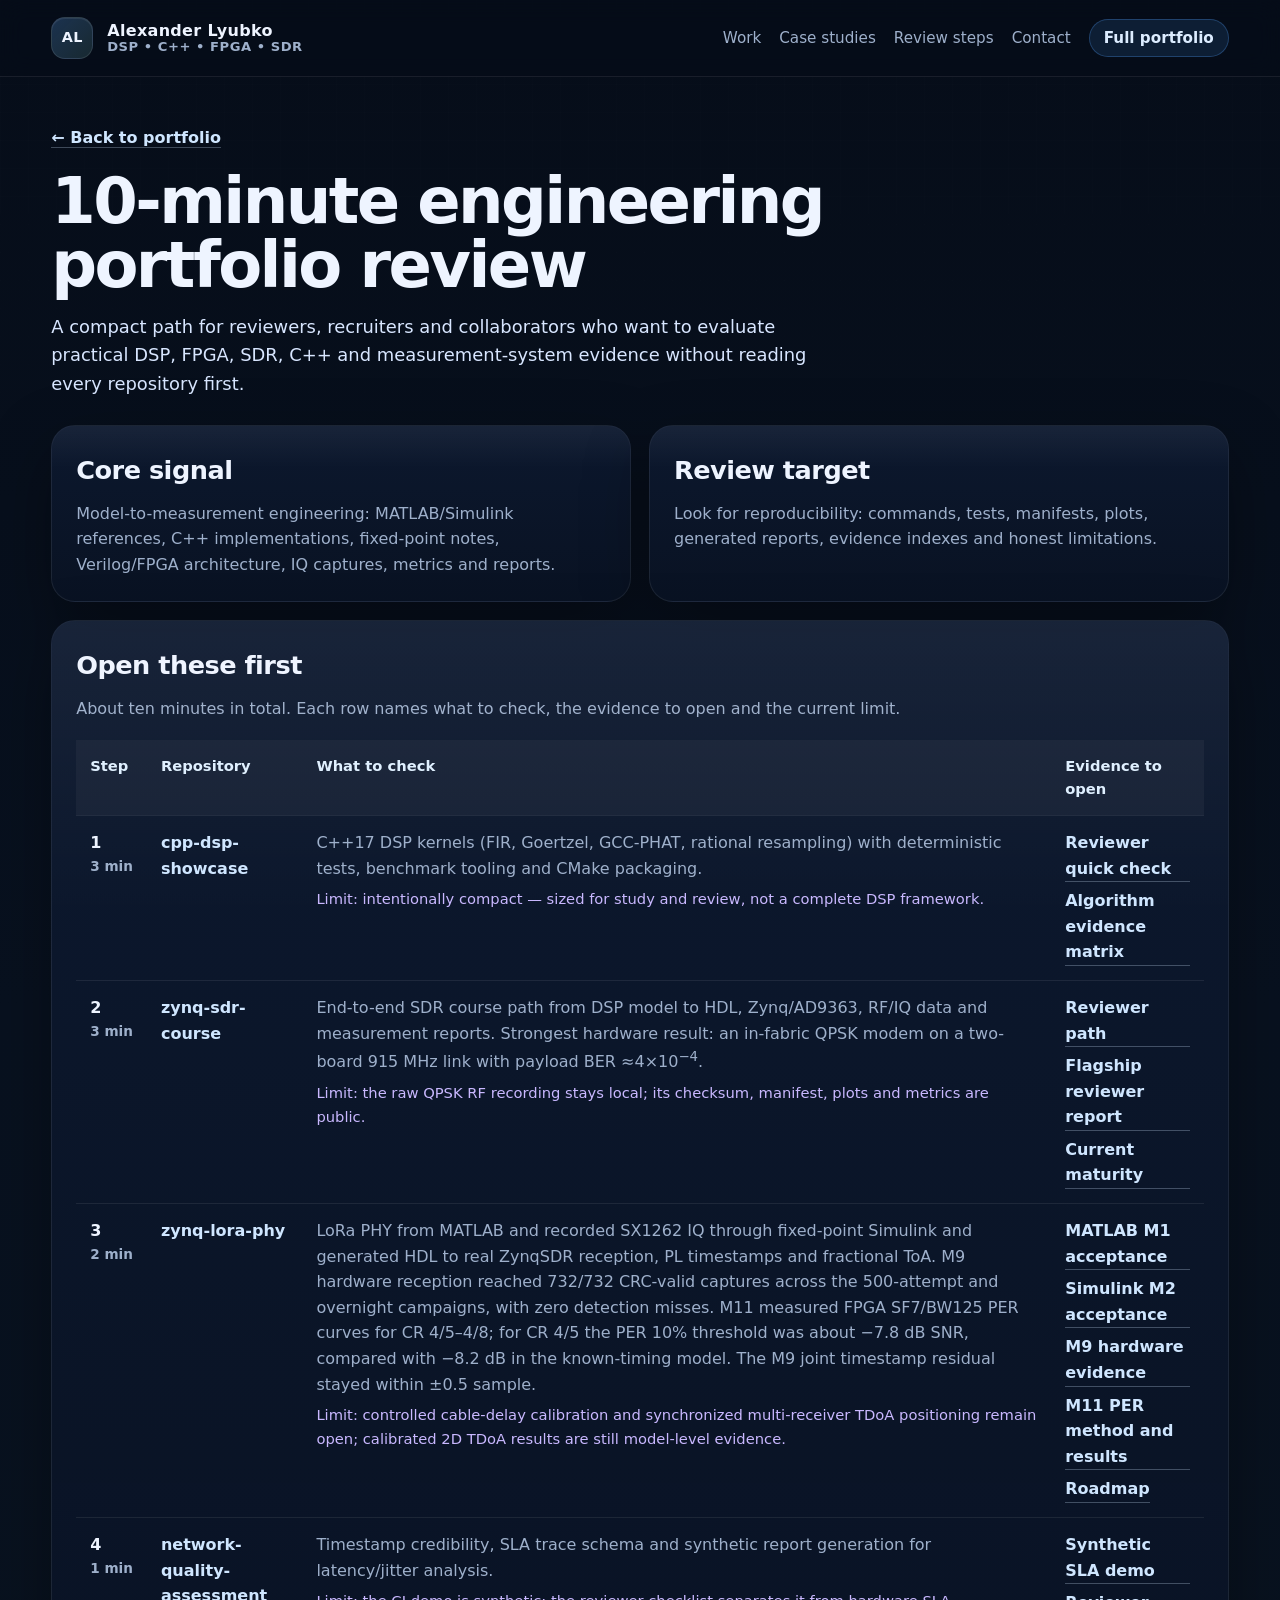
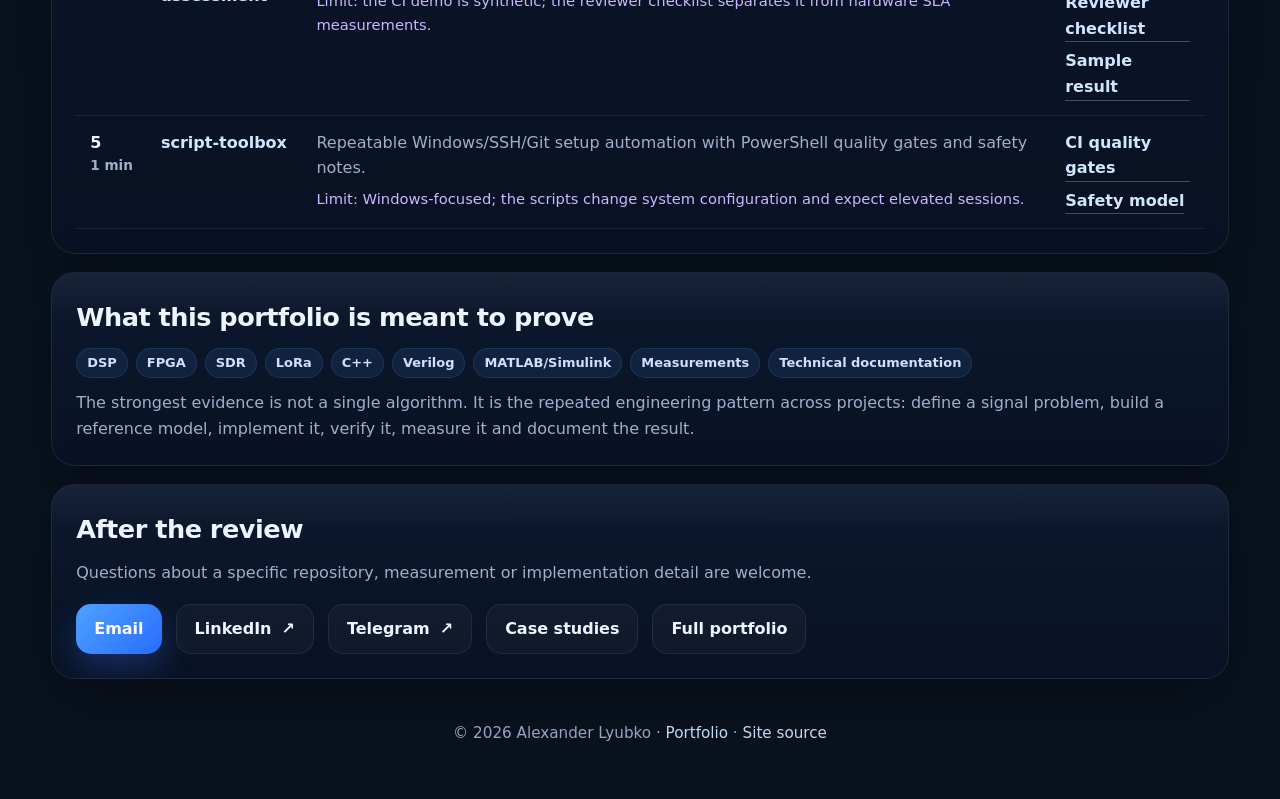
<file: portfolio-review.html>
<!DOCTYPE html>
<html lang="en">
<head>
  <meta charset="UTF-8" />
  <meta name="viewport" content="width=device-width, initial-scale=1.0" />
  <title>10-minute engineering portfolio review | Alexander Lyubko</title>
  <meta name="description" content="A fast review path through Alexander Lyubko engineering portfolio: C++ DSP, SDR, LoRa PHY, FPGA, network measurement and automation projects, with evidence links and current limits." />
  <meta name="author" content="Alexander Lyubko | lay007" />
  <meta name="robots" content="index, follow" />
  <meta name="theme-color" content="#08111f" />
  <link rel="canonical" href="https://lay007.github.io/portfolio-review.html" />
  <link rel="icon" href="/favicon.svg" type="image/svg+xml" />
  <link rel="apple-touch-icon" href="/assets/apple-touch-icon.png" />
  <link rel="stylesheet" href="assets/css/site.css" />
  <meta property="og:site_name" content="Alexander Lyubko engineering portfolio" />
  <meta property="og:title" content="10-minute engineering portfolio review | Alexander Lyubko" />
  <meta property="og:description" content="What to open first across five public DSP, C++, FPGA, SDR and measurement repositories — with evidence links and current limits." />
  <meta property="og:type" content="website" />
  <meta property="og:locale" content="en_US" />
  <meta property="og:url" content="https://lay007.github.io/portfolio-review.html" />
  <meta property="og:image" content="https://lay007.github.io/assets/social-preview.png" />
  <meta property="og:image:type" content="image/png" />
  <meta property="og:image:width" content="1200" />
  <meta property="og:image:height" content="630" />
  <meta property="og:image:alt" content="Alexander Lyubko engineering portfolio: DSP, C++, FPGA and SDR projects" />
  <meta name="twitter:card" content="summary_large_image" />
  <meta name="twitter:title" content="10-minute engineering portfolio review | Alexander Lyubko" />
  <meta name="twitter:description" content="What to open first across five public DSP, C++, FPGA, SDR and measurement repositories." />
  <meta name="twitter:image" content="https://lay007.github.io/assets/social-preview.png" />
  <meta name="twitter:image:alt" content="Alexander Lyubko engineering portfolio: DSP, C++, FPGA and SDR projects" />
</head>
<body>
  <a class="skip-link" href="#main">Skip to content</a>

  <header class="nav-wrap">
    <nav class="container nav" aria-label="Primary">
      <a class="brand" href="index.html">
        <span class="brand-mark" aria-hidden="true">AL</span>
        <span class="brand-text">
          <span>Alexander Lyubko</span>
          <span class="muted">DSP • C++ • FPGA • SDR</span>
        </span>
      </a>

      <div class="nav-links">
        <a href="index.html#projects">Work</a>
        <a href="case-studies.html">Case studies</a>
        <a href="#steps">Review steps</a>
        <a href="#contact">Contact</a>
        <a class="nav-cta" href="index.html">Full portfolio</a>
      </div>
    </nav>
  </header>

  <main id="main" class="container">
    <section class="page-hero">
      <a class="text-link" href="index.html">← Back to portfolio</a>
      <h1>10-minute engineering portfolio review</h1>
      <p class="lead">A compact path for reviewers, recruiters and collaborators who want to evaluate practical DSP, FPGA, SDR, C++ and measurement-system evidence without reading every repository first.</p>
    </section>

    <section class="grid-2" aria-label="Portfolio highlights">
      <article class="card review-card">
        <h2>Core signal</h2>
        <p>Model-to-measurement engineering: MATLAB/Simulink references, C++ implementations, fixed-point notes, Verilog/FPGA architecture, IQ captures, metrics and reports.</p>
      </article>
      <article class="card review-card">
        <h2>Review target</h2>
        <p>Look for reproducibility: commands, tests, manifests, plots, generated reports, evidence indexes and honest limitations.</p>
      </article>
    </section>

    <section class="card review-card" id="steps">
      <h2>Open these first</h2>
      <p>About ten minutes in total. Each row names what to check, the evidence to open and the current limit.</p>
      <div class="table-wrap">
        <table class="steps">
          <thead>
            <tr>
              <th scope="col">Step</th>
              <th scope="col">Repository</th>
              <th scope="col">What to check</th>
              <th scope="col">Evidence to open</th>
            </tr>
          </thead>
          <tbody>
            <tr>
              <td class="step-num" data-label="Step">1 <span class="step-time">3 min</span></td>
              <td class="step-repo" data-label="Repository"><a href="https://github.com/Lay007/cpp-dsp-showcase" target="_blank" rel="noopener noreferrer">cpp-dsp-showcase</a></td>
              <td data-label="What to check">
                C++17 DSP kernels (FIR, Goertzel, GCC-PHAT, rational resampling) with deterministic tests, benchmark tooling and CMake packaging.
                <span class="limit">Limit: intentionally compact — sized for study and review, not a complete DSP framework.</span>
              </td>
              <td data-label="Evidence to open">
                <span class="evidence-links">
                  <a class="text-link" href="https://github.com/Lay007/cpp-dsp-showcase/blob/main/docs/reviewer-quick-check.md" target="_blank" rel="noopener noreferrer">Reviewer quick check</a>
                  <a class="text-link" href="https://github.com/Lay007/cpp-dsp-showcase/blob/main/docs/algorithm-evidence-matrix.md" target="_blank" rel="noopener noreferrer">Algorithm evidence matrix</a>
                </span>
              </td>
            </tr>
            <tr>
              <td class="step-num" data-label="Step">2 <span class="step-time">3 min</span></td>
              <td class="step-repo" data-label="Repository"><a href="https://github.com/Lay007/zynq-sdr-course" target="_blank" rel="noopener noreferrer">zynq-sdr-course</a></td>
              <td data-label="What to check">
                End-to-end SDR course path from DSP model to HDL, Zynq/AD9363, RF/IQ data and measurement reports.
                Strongest hardware result: an in-fabric QPSK modem on a two-board 915&nbsp;MHz link with payload BER ≈4×10<sup>−4</sup>.
                <span class="limit">Limit: the raw QPSK RF recording stays local; its checksum, manifest, plots and metrics are public.</span>
              </td>
              <td data-label="Evidence to open">
                <span class="evidence-links">
                  <a class="text-link" href="https://github.com/Lay007/zynq-sdr-course/blob/main/docs/reviewer-path.md" target="_blank" rel="noopener noreferrer">Reviewer path</a>
                  <a class="text-link" href="https://github.com/Lay007/zynq-sdr-course/blob/main/reports/flagship_reviewer_report.md" target="_blank" rel="noopener noreferrer">Flagship reviewer report</a>
                  <a class="text-link" href="https://github.com/Lay007/zynq-sdr-course#current-maturity-focus" target="_blank" rel="noopener noreferrer">Current maturity</a>
                </span>
              </td>
            </tr>
            <tr>
              <td class="step-num" data-label="Step">3 <span class="step-time">2 min</span></td>
              <td class="step-repo" data-label="Repository"><a href="https://github.com/Lay007/zynq-lora-phy" target="_blank" rel="noopener noreferrer">zynq-lora-phy</a></td>
              <td data-label="What to check">
                LoRa PHY from MATLAB and recorded SX1262 IQ through fixed-point Simulink and generated HDL to real ZynqSDR reception, PL timestamps and fractional ToA.
                M9 hardware reception reached 732/732 CRC-valid captures across the 500-attempt and overnight campaigns, with zero detection misses. M11 measured FPGA SF7/BW125 PER curves for CR 4/5–4/8; for CR 4/5 the PER 10% threshold was about −7.8 dB SNR, compared with −8.2 dB in the known-timing model. The M9 joint timestamp residual stayed within ±0.5 sample.
                <span class="limit">Limit: controlled cable-delay calibration and synchronized multi-receiver TDoA positioning remain open; calibrated 2D TDoA results are still model-level evidence.</span>
              </td>
              <td data-label="Evidence to open">
                <span class="evidence-links">
                  <a class="text-link" href="https://github.com/Lay007/zynq-lora-phy/blob/main/docs/matlab-m1-acceptance.md" target="_blank" rel="noopener noreferrer">MATLAB M1 acceptance</a>
                  <a class="text-link" href="https://github.com/Lay007/zynq-lora-phy/blob/main/docs/simulink-m2-acceptance.md" target="_blank" rel="noopener noreferrer">Simulink M2 acceptance</a>
                  <a class="text-link" href="https://github.com/Lay007/zynq-lora-phy/blob/main/docs/clg400-joint-grid-experiment.md" target="_blank" rel="noopener noreferrer">M9 hardware evidence</a>
                  <a class="text-link" href="https://github.com/Lay007/zynq-lora-phy/blob/main/docs/per-curves-experiment.md" target="_blank" rel="noopener noreferrer">M11 PER method and results</a>
                  <a class="text-link" href="https://github.com/Lay007/zynq-lora-phy/blob/main/docs/roadmap.md" target="_blank" rel="noopener noreferrer">Roadmap</a>
                </span>
              </td>
            </tr>
            <tr>
              <td class="step-num" data-label="Step">4 <span class="step-time">1 min</span></td>
              <td class="step-repo" data-label="Repository"><a href="https://github.com/Lay007/network-quality-assessment" target="_blank" rel="noopener noreferrer">network-quality-assessment</a></td>
              <td data-label="What to check">
                Timestamp credibility, SLA trace schema and synthetic report generation for latency/jitter analysis.
                <span class="limit">Limit: the CI demo is synthetic; the reviewer checklist separates it from hardware SLA measurements.</span>
              </td>
              <td data-label="Evidence to open">
                <span class="evidence-links">
                  <a class="text-link" href="https://github.com/Lay007/network-quality-assessment/blob/master/docs/synthetic-sla-demo.md" target="_blank" rel="noopener noreferrer">Synthetic SLA demo</a>
                  <a class="text-link" href="https://github.com/Lay007/network-quality-assessment/blob/master/docs/reviewer-acceptance-checklist.md" target="_blank" rel="noopener noreferrer">Reviewer checklist</a>
                  <a class="text-link" href="https://github.com/Lay007/network-quality-assessment/blob/master/results/sample-test-1/summary.md" target="_blank" rel="noopener noreferrer">Sample result</a>
                </span>
              </td>
            </tr>
            <tr>
              <td class="step-num" data-label="Step">5 <span class="step-time">1 min</span></td>
              <td class="step-repo" data-label="Repository"><a href="https://github.com/Lay007/script-toolbox" target="_blank" rel="noopener noreferrer">script-toolbox</a></td>
              <td data-label="What to check">
                Repeatable Windows/SSH/Git setup automation with PowerShell quality gates and safety notes.
                <span class="limit">Limit: Windows-focused; the scripts change system configuration and expect elevated sessions.</span>
              </td>
              <td data-label="Evidence to open">
                <span class="evidence-links">
                  <a class="text-link" href="https://github.com/Lay007/script-toolbox/blob/main/docs/ci-quality-gates.md" target="_blank" rel="noopener noreferrer">CI quality gates</a>
                  <a class="text-link" href="https://github.com/Lay007/script-toolbox/blob/main/docs/engineering-safety-model.md" target="_blank" rel="noopener noreferrer">Safety model</a>
                </span>
              </td>
            </tr>
          </tbody>
        </table>
      </div>
    </section>

    <section class="card review-card">
      <h2>What this portfolio is meant to prove</h2>
      <div class="tags">
        <span class="tag">DSP</span>
        <span class="tag">FPGA</span>
        <span class="tag">SDR</span>
        <span class="tag">LoRa</span>
        <span class="tag">C++</span>
        <span class="tag">Verilog</span>
        <span class="tag">MATLAB/Simulink</span>
        <span class="tag">Measurements</span>
        <span class="tag">Technical documentation</span>
      </div>
      <p>The strongest evidence is not a single algorithm. It is the repeated engineering pattern across projects: define a signal problem, build a reference model, implement it, verify it, measure it and document the result.</p>
    </section>

    <section class="card review-card" id="contact">
      <h2>After the review</h2>
      <p>Questions about a specific repository, measurement or implementation detail are welcome.</p>
      <div class="hero-actions">
        <a class="btn btn-primary" href="mailto:laymob@gmail.com">Email</a>
        <a class="btn btn-secondary" href="https://ru.linkedin.com/in/alexander-lyubko-dsp" target="_blank" rel="noopener noreferrer">LinkedIn <span aria-hidden="true">↗</span></a>
        <a class="btn btn-secondary" href="https://t.me/laymob" target="_blank" rel="noopener noreferrer">Telegram <span aria-hidden="true">↗</span></a>
        <a class="btn btn-secondary" href="case-studies.html">Case studies</a>
        <a class="btn btn-secondary" href="index.html">Full portfolio</a>
      </div>
    </section>
  </main>

  <footer class="footer container">
    <p>
      © <span id="year">2026</span> Alexander Lyubko ·
      <a href="index.html">Portfolio</a> ·
      <a href="https://github.com/Lay007/lay007.github.io" target="_blank" rel="noopener noreferrer">Site source</a>
    </p>
  </footer>

  <script>
    document.getElementById("year").textContent = new Date().getFullYear();
  </script>
</body>
</html>
</file>
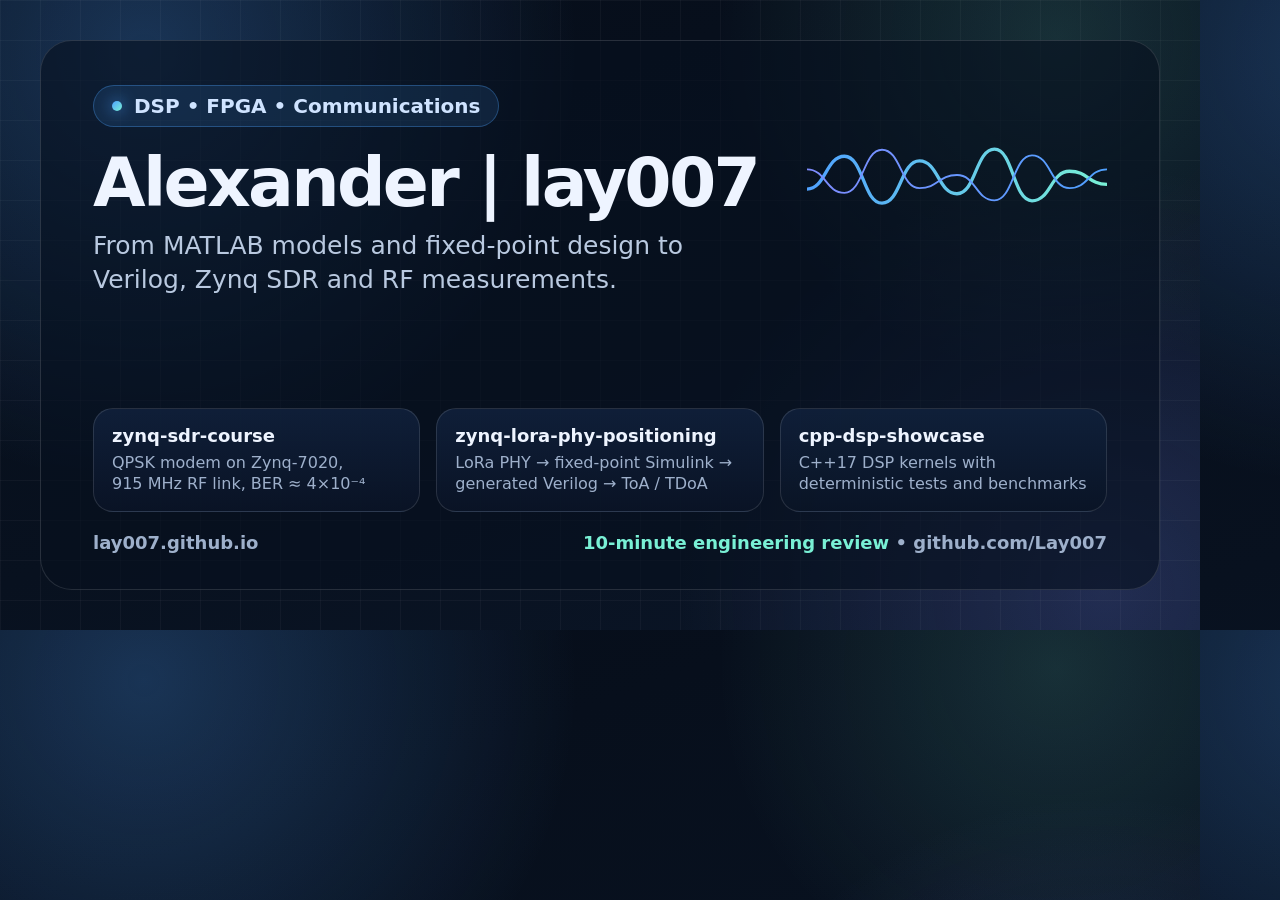
<file: tools/social-preview.html>
<!DOCTYPE html>
<html lang="en">
<head>
  <meta charset="UTF-8" />
  <title>Social preview source</title>
  <meta name="robots" content="noindex" />
  <!-- Source for assets/social-preview.png. Regenerate with: python tools/render_assets.py -->
  <style>
    * {
      box-sizing: border-box;
    }

    html,
    body {
      width: 1200px;
      height: 630px;
      margin: 0;
      overflow: hidden;
    }

    body {
      position: relative;
      color: #eef4ff;
      font-family: Inter, system-ui, -apple-system, "Segoe UI", Roboto, Arial, sans-serif;
      background:
        radial-gradient(circle at 12% 8%, rgba(79, 161, 255, 0.26), transparent 36%),
        radial-gradient(circle at 92% 94%, rgba(127, 140, 255, 0.20), transparent 34%),
        radial-gradient(circle at 88% 6%, rgba(121, 240, 213, 0.14), transparent 28%),
        linear-gradient(160deg, #060d19, #08111f 55%, #0b1628);
    }

    body::before {
      content: "";
      position: absolute;
      inset: 0;
      background-image:
        linear-gradient(rgba(255, 255, 255, 0.035) 1px, transparent 1px),
        linear-gradient(90deg, rgba(255, 255, 255, 0.035) 1px, transparent 1px);
      background-size: 40px 40px;
    }

    .frame {
      position: absolute;
      inset: 40px;
      display: flex;
      flex-direction: column;
      padding: 44px 52px 36px;
      border: 1px solid rgba(255, 255, 255, 0.12);
      border-radius: 32px;
      background: rgba(8, 17, 31, 0.62);
    }

    .top {
      display: flex;
      justify-content: space-between;
      align-items: flex-start;
      gap: 32px;
    }

    .eyebrow {
      display: inline-flex;
      align-items: center;
      gap: 12px;
      padding: 8px 18px;
      border: 1px solid rgba(79, 161, 255, 0.32);
      border-radius: 999px;
      background: rgba(79, 161, 255, 0.12);
      color: #cfe3ff;
      font-size: 20px;
      font-weight: 700;
    }

    .eyebrow::before {
      content: "";
      width: 10px;
      height: 10px;
      border-radius: 999px;
      background: linear-gradient(135deg, #4fa1ff, #79f0d5);
      box-shadow: 0 0 16px rgba(79, 161, 255, 0.9);
    }

    h1 {
      margin: 22px 0 12px;
      font-size: 68px;
      line-height: 1;
      letter-spacing: -0.04em;
    }

    .lead {
      max-width: 640px;
      margin: 0;
      color: #b9c9e0;
      font-size: 25px;
      line-height: 1.35;
    }

    .wave {
      flex: none;
      width: 300px;
      height: 120px;
      margin-top: 30px;
    }

    .repos {
      display: grid;
      grid-template-columns: repeat(3, minmax(0, 1fr));
      gap: 16px;
      margin-top: auto;
    }

    .repo {
      padding: 16px 18px;
      border: 1px solid rgba(255, 255, 255, 0.12);
      border-radius: 20px;
      background: linear-gradient(180deg, rgba(16, 32, 58, 0.95), rgba(10, 20, 38, 0.95));
    }

    .repo strong {
      display: block;
      font-size: 18px;
      white-space: nowrap;
    }

    .repo span {
      display: block;
      margin-top: 6px;
      color: #9eb0cb;
      font-size: 16px;
      line-height: 1.35;
    }

    .foot {
      display: flex;
      justify-content: space-between;
      margin-top: 20px;
      color: #9eb0cb;
      font-size: 18px;
      font-weight: 600;
    }

    .foot b {
      color: #79f0d5;
    }
  </style>
</head>
<body>
  <div class="frame">
    <div class="top">
      <div>
        <div class="eyebrow">DSP • FPGA • Communications</div>
        <h1>Alexander | lay007</h1>
        <p class="lead">From MATLAB models and fixed-point design to Verilog, Zynq SDR and RF measurements.</p>
      </div>
      <svg class="wave" viewBox="0 0 640 180" aria-hidden="true">
        <defs>
          <linearGradient id="lineA" x1="0" x2="1">
            <stop offset="0%" stop-color="#4fa1ff"/>
            <stop offset="100%" stop-color="#79f0d5"/>
          </linearGradient>
          <linearGradient id="lineB" x1="0" x2="1">
            <stop offset="0%" stop-color="#7f8cff"/>
            <stop offset="100%" stop-color="#4fa1ff"/>
          </linearGradient>
        </defs>
        <path d="M0 120 C40 120, 40 50, 80 50 S120 150, 160 150 S200 60, 240 60 S280 130, 320 130 S360 35, 400 35 S440 145, 480 145 S520 82, 560 82 S600 110, 640 110"
              fill="none" stroke="url(#lineA)" stroke-width="7" stroke-linecap="round"/>
        <path d="M0 78 C40 78, 40 128, 80 128 S120 36, 160 36 S200 118, 240 118 S280 90, 320 90 S360 144, 400 144 S440 48, 480 48 S520 118, 560 118 S600 78, 640 78"
              fill="none" stroke="url(#lineB)" stroke-width="4" stroke-linecap="round"/>
      </svg>
    </div>

    <div class="repos">
      <div class="repo">
        <strong>zynq-sdr-course</strong>
        <span>QPSK modem on Zynq-7020, 915&nbsp;MHz RF link, BER ≈ 4×10⁻⁴</span>
      </div>
      <div class="repo">
        <strong>zynq-lora-phy-positioning</strong>
        <span>LoRa PHY → fixed-point Simulink → generated Verilog → ToA / TDoA</span>
      </div>
      <div class="repo">
        <strong>cpp-dsp-showcase</strong>
        <span>C++17 DSP kernels with deterministic tests and benchmarks</span>
      </div>
    </div>

    <div class="foot">
      <span>lay007.github.io</span>
      <span><b>10-minute engineering review</b> • github.com/Lay007</span>
    </div>
  </div>
</body>
</html>
</file>
<file: assets/css/site.css>
/* Shared styles for lay007.github.io pages. */

:root {
  color-scheme: dark;
  --bg: #08111f;
  --text: #eef4ff;
  --muted: #9eb0cb;
  --line: rgba(255, 255, 255, 0.08);
  --primary: #4fa1ff;
  --primary-2: #79f0d5;
  --link: #cfe6ff;
  --shadow: 0 24px 64px rgba(0, 0, 0, 0.34);
  --radius: 24px;
  --maxw: 1180px;
  --nav-offset: 96px;
}

* {
  box-sizing: border-box;
}

html {
  scroll-behavior: smooth;
  scroll-padding-top: var(--nav-offset);
}

body {
  margin: 0;
  color: var(--text);
  font-family: Inter, system-ui, -apple-system, "Segoe UI", Roboto, "Helvetica Neue", Arial, sans-serif;
  line-height: 1.6;
  background-color: var(--bg);
  background-image:
    radial-gradient(circle at 15% 12%, rgba(79, 161, 255, 0.18), transparent 0 28%),
    radial-gradient(circle at 85% 10%, rgba(121, 240, 213, 0.12), transparent 0 20%),
    radial-gradient(circle at 50% 100%, rgba(127, 140, 255, 0.10), transparent 0 28%),
    linear-gradient(180deg, #060d19 0%, #08111f 42%, #09131f 100%);
  min-height: 100vh;
}

body::before {
  content: "";
  position: fixed;
  inset: 0;
  pointer-events: none;
  background-image:
    linear-gradient(rgba(255,255,255,0.03) 1px, transparent 1px),
    linear-gradient(90deg, rgba(255,255,255,0.03) 1px, transparent 1px);
  background-size: 28px 28px;
  mask-image: linear-gradient(180deg, rgba(255,255,255,0.28), transparent 72%);
  z-index: -1;
}

a {
  color: inherit;
  text-decoration: none;
}

img {
  max-width: 100%;
  display: block;
}

:focus-visible {
  outline: 2px solid var(--primary-2);
  outline-offset: 3px;
}

.sr-only {
  position: absolute;
  width: 1px;
  height: 1px;
  margin: -1px;
  padding: 0;
  overflow: hidden;
  clip: rect(0 0 0 0);
  white-space: nowrap;
  border: 0;
}

.skip-link {
  position: absolute;
  top: -100px;
  left: 16px;
  z-index: 100;
  padding: 10px 16px;
  border-radius: 12px;
  background: var(--primary);
  color: #04101f;
  font-weight: 800;
}

.skip-link:focus {
  top: 12px;
}

.container {
  width: min(92%, var(--maxw));
  margin: 0 auto;
}

.section {
  padding: 34px 0 12px;
}

/* Navigation */

.nav-wrap {
  position: sticky;
  top: 0;
  z-index: 30;
  backdrop-filter: blur(12px);
  background: rgba(6, 13, 25, 0.68);
  border-bottom: 1px solid var(--line);
}

.nav {
  min-height: 76px;
  display: flex;
  align-items: center;
  justify-content: space-between;
  gap: 18px;
}

.brand {
  display: flex;
  align-items: center;
  gap: 14px;
  font-weight: 800;
  letter-spacing: 0.02em;
}

.brand-mark {
  width: 42px;
  height: 42px;
  flex: none;
  border-radius: 14px;
  display: grid;
  place-items: center;
  background:
    linear-gradient(135deg, rgba(79,161,255,0.22), rgba(121,240,213,0.10)),
    rgba(255,255,255,0.03);
  border: 1px solid rgba(255,255,255,0.10);
  box-shadow: inset 0 1px 0 rgba(255,255,255,0.08);
  font-size: 0.9rem;
}

.brand-text,
.brand-text span {
  display: block;
}

.brand-text span {
  line-height: 1.05;
}

.brand-text .muted {
  font-size: 0.82rem;
  color: var(--muted);
  font-weight: 600;
  letter-spacing: 0.04em;
  text-transform: uppercase;
}

.nav-links {
  display: flex;
  gap: 18px;
  flex-wrap: wrap;
  align-items: center;
}

.nav-links a {
  color: var(--muted);
  font-size: 0.95rem;
  transition: color 0.2s ease, transform 0.2s ease;
}

.nav-links a:hover {
  color: var(--text);
  transform: translateY(-1px);
}

.nav-links a.nav-cta {
  padding: 6px 14px;
  border-radius: 999px;
  border: 1px solid rgba(79, 161, 255, 0.28);
  background: rgba(79, 161, 255, 0.12);
  color: #dcecff;
  font-weight: 700;
}

/* Shared components */

.eyebrow {
  display: inline-flex;
  align-items: center;
  gap: 10px;
  padding: 9px 14px;
  border: 1px solid rgba(79, 161, 255, 0.18);
  background: rgba(79, 161, 255, 0.10);
  color: #bfd8ff;
  border-radius: 999px;
  font-size: 0.9rem;
  font-weight: 700;
  letter-spacing: 0.02em;
}

.eyebrow::before {
  content: "";
  flex: none;
  width: 8px;
  height: 8px;
  border-radius: 999px;
  background: linear-gradient(135deg, var(--primary), var(--primary-2));
  box-shadow: 0 0 18px rgba(79, 161, 255, 0.8);
}

.card {
  position: relative;
  overflow: hidden;
  background: linear-gradient(180deg, rgba(13, 25, 48, 0.92), rgba(10, 19, 36, 0.90));
  border: 1px solid var(--line);
  border-radius: var(--radius);
  box-shadow: var(--shadow);
}

.card::after {
  content: "";
  position: absolute;
  inset: 0;
  pointer-events: none;
  background: linear-gradient(180deg, rgba(255,255,255,0.05), transparent 24%);
}

h1 {
  margin: 16px 0 16px;
  max-width: 900px;
  font-size: clamp(2.5rem, 4vw, 4.8rem);
  line-height: 0.98;
  letter-spacing: -0.04em;
}

.btn {
  display: inline-flex;
  align-items: center;
  justify-content: center;
  gap: 10px;
  min-height: 50px;
  padding: 0 18px;
  border-radius: 15px;
  font-weight: 700;
  border: 1px solid var(--line);
  transition: transform 0.2s ease, border-color 0.2s ease, background 0.2s ease;
}

.btn:hover {
  transform: translateY(-1px);
}

.btn-primary {
  color: white;
  border: none;
  background: linear-gradient(135deg, var(--primary), #276dff);
  box-shadow: 0 14px 32px rgba(54, 112, 255, 0.28);
}

.btn-secondary {
  background: rgba(255,255,255,0.03);
  color: var(--text);
}

.tags {
  display: flex;
  flex-wrap: wrap;
  gap: 8px;
}

.tag {
  display: inline-flex;
  align-items: center;
  min-height: 30px;
  padding: 0 10px;
  border-radius: 999px;
  background: rgba(79, 161, 255, 0.10);
  color: #cbe1ff;
  border: 1px solid rgba(79, 161, 255, 0.16);
  font-size: 0.81rem;
  font-weight: 700;
}

/* Hero */

.hero {
  padding: 54px 0 20px;
}

.hero-grid {
  display: grid;
  grid-template-columns: minmax(0, 1.18fr) minmax(320px, 0.82fr);
  gap: 26px;
  align-items: stretch;
}

.hero-main {
  padding: 40px 40px 34px;
}

.hero-lead {
  margin: 0 0 16px;
  max-width: 840px;
  font-size: 1.16rem;
  color: #d8e6ff;
}

.hero-summary {
  margin: 0 0 24px;
  max-width: 820px;
  color: var(--muted);
  font-size: 1.03rem;
}

.hero-actions {
  display: flex;
  gap: 14px;
  flex-wrap: wrap;
  margin-bottom: 24px;
}

.hero-meta {
  display: flex;
  flex-wrap: wrap;
  gap: 10px;
}

.chip {
  display: inline-flex;
  align-items: center;
  min-height: 38px;
  padding: 0 12px;
  border-radius: 999px;
  border: 1px solid var(--line);
  background: rgba(255,255,255,0.03);
  color: #cddcff;
  font-size: 0.9rem;
  font-weight: 600;
}

.hero-side {
  padding: 24px;
  display: grid;
  gap: 16px;
  align-content: start;
}

.signal-panel {
  min-height: 210px;
  padding: 20px;
  border-radius: 20px;
  border: 1px solid var(--line);
  background:
    radial-gradient(circle at 20% 20%, rgba(79, 161, 255, 0.12), transparent 0 28%),
    linear-gradient(180deg, rgba(255,255,255,0.03), rgba(255,255,255,0.01));
}

.signal-caption {
  display: flex;
  justify-content: space-between;
  gap: 16px;
  margin-bottom: 14px;
  color: var(--muted);
  font-size: 0.86rem;
  text-transform: uppercase;
  letter-spacing: 0.08em;
}

.signal-svg {
  width: 100%;
  height: 130px;
  opacity: 0.92;
}

.signal-legend {
  display: flex;
  flex-wrap: wrap;
  gap: 10px;
  margin-top: 10px;
}

.legend-item {
  color: #d7e6ff;
  background: rgba(255,255,255,0.03);
  border: 1px solid var(--line);
  padding: 6px 10px;
  border-radius: 999px;
  font-size: 0.82rem;
}

.metrics-grid {
  display: grid;
  grid-template-columns: repeat(2, minmax(0, 1fr));
  gap: 12px;
}

.metric {
  padding: 18px 16px;
  border-radius: 18px;
  border: 1px solid var(--line);
  background: rgba(255,255,255,0.03);
}

.metric-value {
  font-size: 1.6rem;
  font-weight: 800;
  line-height: 1;
  margin-bottom: 6px;
  letter-spacing: -0.04em;
}

.metric-value sup {
  font-size: 0.55em;
  line-height: 0;
  vertical-align: 0.8em;
  letter-spacing: 0;
}

.metric-label {
  color: var(--muted);
  font-size: 0.92rem;
}

.start-here {
  display: grid;
  gap: 4px;
  padding: 16px 18px;
  border-radius: 18px;
  border: 1px solid rgba(121, 240, 213, 0.22);
  background: linear-gradient(135deg, rgba(79, 161, 255, 0.14), rgba(121, 240, 213, 0.07));
  transition: transform 0.2s ease, border-color 0.2s ease;
}

.start-here:hover {
  transform: translateY(-1px);
  border-color: rgba(121, 240, 213, 0.42);
}

.start-here-label {
  color: var(--primary-2);
  font-size: 0.78rem;
  font-weight: 800;
  letter-spacing: 0.08em;
  text-transform: uppercase;
}

.start-here strong {
  font-size: 1.05rem;
}

.start-here small {
  color: var(--muted);
  font-size: 0.9rem;
}

/* Sections */

.section-head {
  display: flex;
  justify-content: space-between;
  gap: 20px;
  align-items: end;
  margin-bottom: 22px;
}

.section-head h2 {
  margin: 0 0 8px;
  font-size: clamp(1.6rem, 2.5vw, 2.3rem);
  letter-spacing: -0.03em;
}

.section-head p {
  margin: 0;
  max-width: 760px;
  color: var(--muted);
}

.pipeline-card {
  display: block;
  overflow: hidden;
  border-color: rgba(79, 161, 255, 0.18);
  background: #07111e;
}

.pipeline-card picture {
  display: block;
}

.pipeline-card img {
  width: 100%;
  height: auto;
  transition: filter 0.25s ease;
}

.pipeline-card:hover img {
  filter: brightness(1.03);
}

.grid-4 {
  display: grid;
  grid-template-columns: repeat(4, minmax(0, 1fr));
  gap: 18px;
}

.grid-2 {
  display: grid;
  grid-template-columns: repeat(2, minmax(0, 1fr));
  gap: 18px;
}

.info-card,
.project-card,
.timeline-card,
.contact-card {
  padding: 24px;
}

.info-card h3,
.project-card h3,
.timeline-card h3,
.contact-card h3 {
  margin: 0 0 10px;
  font-size: 1.1rem;
  letter-spacing: -0.02em;
}

.info-card p,
.project-card p,
.timeline-card p,
.contact-card p {
  margin: 0;
  color: var(--muted);
}

.icon-box {
  width: 44px;
  height: 44px;
  margin-bottom: 16px;
  border-radius: 14px;
  display: grid;
  place-items: center;
  border: 1px solid rgba(255,255,255,0.10);
  background: linear-gradient(135deg, rgba(79,161,255,0.16), rgba(121,240,213,0.08));
  color: #d7e7ff;
  font-weight: 800;
}

.list {
  margin: 14px 0 0;
  padding-left: 18px;
  color: #d7e6ff;
}

.list li + li {
  margin-top: 8px;
}

/* Projects */

.project-card {
  --project-pad: 24px;
  display: flex;
  flex-direction: column;
  gap: 14px;
}

.project-card.wide {
  grid-column: 1 / -1;
}

.project-card.featured {
  border-color: rgba(79, 161, 255, 0.22);
  background:
    radial-gradient(circle at top right, rgba(79, 161, 255, 0.10), transparent 0 26%),
    linear-gradient(180deg, rgba(13, 25, 48, 0.96), rgba(10, 19, 36, 0.92));
}

.project-cover {
  display: block;
  aspect-ratio: 16 / 9;
  overflow: hidden;
  margin: calc(var(--project-pad) * -1) calc(var(--project-pad) * -1) 4px;
  border-bottom: 1px solid var(--line);
  background: #07101d;
}

.project-cover img {
  width: 100%;
  height: 100%;
  object-fit: cover;
  transition: transform 0.3s ease, filter 0.3s ease;
}

.project-cover:hover img {
  transform: scale(1.02);
  filter: brightness(1.05);
}

.project-top {
  display: flex;
  justify-content: space-between;
  gap: 12px;
  align-items: start;
}

.project-link {
  flex: none;
  color: #dff0ff;
  font-size: 0.95rem;
  font-weight: 700;
}

.project-link:hover {
  color: white;
}

.project-card p.project-evidence {
  padding: 12px 14px;
  border-radius: 14px;
  border: 1px solid var(--line);
  background: rgba(255,255,255,0.03);
  color: #d7e6ff;
  font-size: 0.95rem;
}

.project-evidence strong {
  color: var(--primary-2);
}

.project-card p.project-open {
  display: flex;
  flex-wrap: wrap;
  gap: 6px 14px;
  margin-top: auto;
  font-size: 0.92rem;
}

.project-open a,
.text-link {
  color: var(--link);
  font-weight: 700;
  border-bottom: 1px solid rgba(207, 230, 255, 0.28);
}

.project-open a:hover,
.text-link:hover {
  color: white;
  border-color: white;
}

/* Background, toolchain, contact */

.timeline {
  display: grid;
  gap: 18px;
}

.timeline-card {
  display: grid;
  grid-template-columns: 148px minmax(0, 1fr);
  gap: 18px;
  align-items: start;
}

.timeline-label {
  font-size: 0.88rem;
  font-weight: 800;
  text-transform: uppercase;
  letter-spacing: 0.08em;
  color: #b8d3ff;
  padding-top: 2px;
}

.stack-wrap {
  display: flex;
  flex-wrap: wrap;
  gap: 10px;
}

.stack-item {
  display: inline-flex;
  align-items: center;
  min-height: 40px;
  padding: 0 14px;
  border-radius: 999px;
  border: 1px solid var(--line);
  background: rgba(255,255,255,0.03);
  color: #e0edff;
  font-weight: 600;
}

.contact-grid {
  display: grid;
  grid-template-columns: minmax(0, 1.2fr) minmax(260px, 0.8fr);
  gap: 18px;
}

.contact-card strong {
  color: var(--text);
}

.contact-links {
  display: grid;
  gap: 12px;
  margin-top: 16px;
}

.contact-link {
  display: flex;
  justify-content: space-between;
  gap: 16px;
  align-items: center;
  min-height: 58px;
  padding: 0 16px;
  border-radius: 16px;
  border: 1px solid var(--line);
  background: rgba(255,255,255,0.03);
  transition: transform 0.2s ease, border-color 0.2s ease;
}

.contact-link:hover {
  transform: translateY(-1px);
  border-color: rgba(79, 161, 255, 0.24);
}

.contact-link small {
  color: var(--muted);
  display: block;
  margin-top: 2px;
}

.footer {
  padding: 42px 0 54px;
  color: var(--muted);
  text-align: center;
  font-size: 0.95rem;
}

.footer p {
  margin: 0;
}

.footer a {
  color: var(--link);
}

.footer a:hover {
  color: white;
}

/* Portfolio review page */

.page-hero {
  padding: 48px 0 8px;
}

.page-hero h1 {
  margin: 18px 0 16px;
  font-size: clamp(2.2rem, 5vw, 4rem);
  line-height: 1;
}

.lead {
  margin: 0;
  max-width: 780px;
  color: #d8e6ff;
  font-size: 1.12rem;
}

.review-card {
  margin-top: 18px;
  padding: 24px;
}

.review-card h2 {
  margin: 0 0 10px;
  font-size: clamp(1.3rem, 2vw, 1.6rem);
  letter-spacing: -0.02em;
}

.review-card p {
  margin: 0;
  color: var(--muted);
}

.review-card .tags {
  margin-bottom: 12px;
}

.review-card .hero-actions {
  margin: 18px 0 0;
}

.table-wrap {
  overflow-x: auto;
}

.steps {
  width: 100%;
  margin-top: 18px;
  border-collapse: collapse;
}

.steps th,
.steps td {
  padding: 14px;
  border-bottom: 1px solid var(--line);
  vertical-align: top;
  text-align: left;
}

.steps th {
  color: #dff0ff;
  background: rgba(255,255,255,0.04);
  font-size: 0.92rem;
}

.steps td {
  color: var(--muted);
}

.steps td.step-num {
  color: var(--text);
  font-weight: 800;
  white-space: nowrap;
}

.step-time {
  display: block;
  color: var(--muted);
  font-size: 0.85rem;
  font-weight: 600;
}

.steps td.step-repo a {
  color: var(--link);
  font-weight: 700;
}

.steps td.step-repo a:hover {
  color: white;
}

.limit {
  display: block;
  margin-top: 6px;
  color: #c9b8ff;
  font-size: 0.92rem;
}

.evidence-links {
  display: flex;
  flex-direction: column;
  align-items: flex-start;
  gap: 6px;
}

/* 404 page */

.not-found {
  min-height: 100vh;
  display: grid;
  place-items: center;
  padding-block: 48px;
}

.not-found-card {
  max-width: 720px;
  padding: 40px;
}

.not-found-card h1 {
  font-size: clamp(2.2rem, 5vw, 3.6rem);
}

.not-found-card p {
  margin: 0 0 24px;
  color: var(--muted);
}

/* Responsive */

@media (prefers-reduced-motion: reduce) {
  html {
    scroll-behavior: auto;
  }

  *,
  *::before,
  *::after {
    transition: none !important;
  }
}

@media (max-width: 1080px) {
  .grid-4 {
    grid-template-columns: repeat(2, minmax(0, 1fr));
  }
}

@media (max-width: 980px) {
  :root {
    --nav-offset: 140px;
  }

  .nav {
    padding: 14px 0;
    align-items: flex-start;
    flex-direction: column;
    gap: 10px;
  }

  .hero-grid,
  .contact-grid,
  .grid-2 {
    grid-template-columns: 1fr;
  }

  .timeline-card {
    grid-template-columns: 1fr;
    gap: 10px;
  }

  .hero-main {
    padding: 30px 28px;
  }

  .hero-side,
  .info-card,
  .project-card,
  .timeline-card,
  .contact-card {
    padding: 22px;
  }

  .project-card {
    --project-pad: 22px;
  }
}

@media (max-width: 760px) {
  .steps thead {
    position: absolute;
    width: 1px;
    height: 1px;
    overflow: hidden;
    clip: rect(0 0 0 0);
  }

  .steps,
  .steps tbody,
  .steps tr,
  .steps td {
    display: block;
    width: 100%;
  }

  .steps tr {
    padding: 14px 0;
    border-bottom: 1px solid var(--line);
  }

  .steps td {
    padding: 4px 0;
    border: 0;
  }

  .steps td[data-label]::before {
    content: attr(data-label);
    display: block;
    margin-bottom: 2px;
    color: #b8d3ff;
    font-size: 0.75rem;
    font-weight: 800;
    letter-spacing: 0.08em;
    text-transform: uppercase;
  }

  .evidence-links {
    flex-direction: row;
    flex-wrap: wrap;
    gap: 6px 14px;
  }
}

@media (max-width: 720px) {
  :root {
    --nav-offset: 16px;
  }

  .nav-wrap {
    position: static;
  }

  .nav-links {
    gap: 8px 16px;
  }

  .hero {
    padding-top: 32px;
  }

  .hero-actions,
  .section-head {
    flex-direction: column;
    align-items: start;
  }

  .grid-4,
  .metrics-grid {
    grid-template-columns: 1fr;
  }
}

@media (max-width: 560px) {
  h1 {
    font-size: 2.25rem;
  }

  .btn {
    width: 100%;
  }

  .hero-main,
  .hero-side,
  .not-found-card {
    padding: 22px 18px;
  }

  .brand {
    gap: 10px;
  }

  .brand-mark {
    width: 38px;
    height: 38px;
  }
}


/* 2026-09 portfolio evidence refresh */

.section-first {
  padding-top: 48px;
}

.section-kicker,
.kicker {
  display: block;
  margin-bottom: 6px;
  color: var(--primary-2);
  font-size: 0.78rem;
  font-weight: 800;
  letter-spacing: 0.10em;
  text-transform: uppercase;
}

.section-link {
  flex: none;
  margin-bottom: 8px;
}

.hero-name {
  margin: 18px 0 -4px;
  color: #dbe9ff;
  font-size: 1.05rem;
  font-weight: 800;
  letter-spacing: 0.02em;
}

.hero-name span {
  color: var(--muted);
  font-weight: 650;
}

.signal-chain {
  display: flex;
  flex-wrap: wrap;
  align-items: center;
  gap: 8px;
  margin: 20px 0 24px;
}

.signal-chain span {
  padding: 7px 10px;
  border: 1px solid rgba(79, 161, 255, 0.18);
  border-radius: 999px;
  background: rgba(79, 161, 255, 0.07);
  color: #d8e8ff;
  font-size: 0.82rem;
  font-weight: 700;
}

.signal-chain i {
  color: var(--primary-2);
  font-style: normal;
  opacity: 0.85;
}

.evidence-side {
  gap: 14px;
}

.evidence-side-head {
  display: grid;
  gap: 4px;
}

.evidence-side-head strong {
  font-size: 1.06rem;
}

.hero-evidence-figure,
.case-figure {
  margin: 0;
  overflow: hidden;
  border: 1px solid var(--line);
  border-radius: 18px;
  background: #07101d;
}

.hero-evidence-figure img,
.case-figure img {
  width: 100%;
  height: auto;
  background: #fff;
}

.hero-evidence-figure figcaption,
.case-figure figcaption {
  padding: 10px 12px;
  color: var(--muted);
  font-size: 0.82rem;
  line-height: 1.45;
}

.hero-evidence-secondary img {
  max-height: 180px;
  object-fit: cover;
  object-position: center;
}

.proof-strip {
  display: grid;
  grid-template-columns: repeat(4, minmax(0, 1fr));
  gap: 12px;
  padding: 4px 0 20px;
}

.proof-card {
  display: grid;
  gap: 5px;
  min-height: 138px;
  padding: 18px;
  border: 1px solid var(--line);
  border-radius: 20px;
  background: linear-gradient(180deg, rgba(13, 25, 48, 0.88), rgba(10, 19, 36, 0.86));
  box-shadow: 0 16px 40px rgba(0,0,0,0.20);
  transition: transform 0.2s ease, border-color 0.2s ease;
}

.proof-card:hover {
  transform: translateY(-2px);
  border-color: rgba(79,161,255,0.30);
}

.proof-label {
  color: var(--muted);
  font-size: 0.76rem;
  font-weight: 800;
  letter-spacing: 0.08em;
  text-transform: uppercase;
}

.proof-value {
  color: var(--text);
  font-size: clamp(1.45rem, 2.2vw, 2rem);
  line-height: 1.05;
  letter-spacing: -0.04em;
}

.proof-value sup {
  font-size: 0.55em;
}

.proof-detail {
  margin-top: auto;
  color: #c8d8ee;
  font-size: 0.88rem;
}

.grid-3 {
  display: grid;
  grid-template-columns: repeat(3, minmax(0, 1fr));
  gap: 18px;
}

.flagship-grid .project-card {
  min-width: 0;
}

.project-status {
  display: inline-flex;
  margin-bottom: 8px;
  color: var(--primary-2);
  font-size: 0.72rem;
  font-weight: 800;
  letter-spacing: 0.08em;
  text-transform: uppercase;
}

.code-visual {
  min-height: 210px;
  margin: calc(var(--project-pad) * -1) calc(var(--project-pad) * -1) 4px;
  padding: 28px;
  display: flex;
  flex-wrap: wrap;
  align-content: center;
  gap: 9px;
  border-bottom: 1px solid var(--line);
  background:
    radial-gradient(circle at 80% 20%, rgba(121,240,213,0.12), transparent 28%),
    linear-gradient(135deg, rgba(79,161,255,0.12), rgba(8,17,31,0.96));
}

.code-visual span {
  padding: 7px 10px;
  border: 1px solid rgba(79,161,255,0.18);
  border-radius: 10px;
  color: #d9e8ff;
  background: rgba(255,255,255,0.035);
  font-family: ui-monospace, SFMono-Regular, Menlo, Consolas, monospace;
  font-size: 0.82rem;
}

.code-visual strong,
.code-visual small {
  flex-basis: 100%;
}

.code-visual strong {
  margin-top: 12px;
  font-size: 1.2rem;
}

.code-visual small {
  color: var(--muted);
}

.more-work {
  margin-top: 22px;
  padding-top: 20px;
  border-top: 1px solid var(--line);
}

.more-work-head {
  display: flex;
  justify-content: space-between;
  gap: 24px;
  align-items: end;
  margin-bottom: 12px;
}

.more-work-head h3,
.more-work-head p {
  margin: 0;
}

.more-work-head p {
  max-width: 620px;
  color: var(--muted);
  font-size: 0.92rem;
}

.more-work-grid {
  display: grid;
  grid-template-columns: repeat(2, minmax(0, 1fr));
  gap: 12px;
}

.compact-project {
  display: flex;
  justify-content: space-between;
  gap: 18px;
  align-items: center;
  padding: 18px 20px;
  box-shadow: none;
  transition: transform 0.2s ease, border-color 0.2s ease;
}

.compact-project:hover {
  transform: translateY(-1px);
  border-color: rgba(79,161,255,0.28);
}

.compact-project strong,
.compact-project span {
  display: block;
}

.compact-project span {
  margin-top: 4px;
  color: var(--muted);
  font-size: 0.88rem;
}

.compact-project b {
  color: var(--primary-2);
}

.case-figure {
  margin: 18px 0 20px;
  border-color: rgba(79,161,255,0.18);
}

.case-figure img {
  max-height: 560px;
  object-fit: contain;
}

.case-code-visual {
  min-height: 180px;
  margin: 18px 0 20px;
  border: 1px solid var(--line);
  border-radius: 18px;
}

@media (max-width: 1080px) {
  .proof-strip {
    grid-template-columns: repeat(2, minmax(0, 1fr));
  }

  .grid-3 {
    grid-template-columns: 1fr;
  }

  .flagship-grid .project-card {
    max-width: 820px;
  }
}

@media (max-width: 720px) {
  .proof-strip,
  .more-work-grid {
    grid-template-columns: 1fr;
  }

  .proof-card {
    min-height: 112px;
  }

  .more-work-head {
    align-items: start;
    flex-direction: column;
    gap: 6px;
  }

  .signal-chain i {
    display: none;
  }

  .hero-evidence-secondary img {
    max-height: none;
  }
}
</file>
